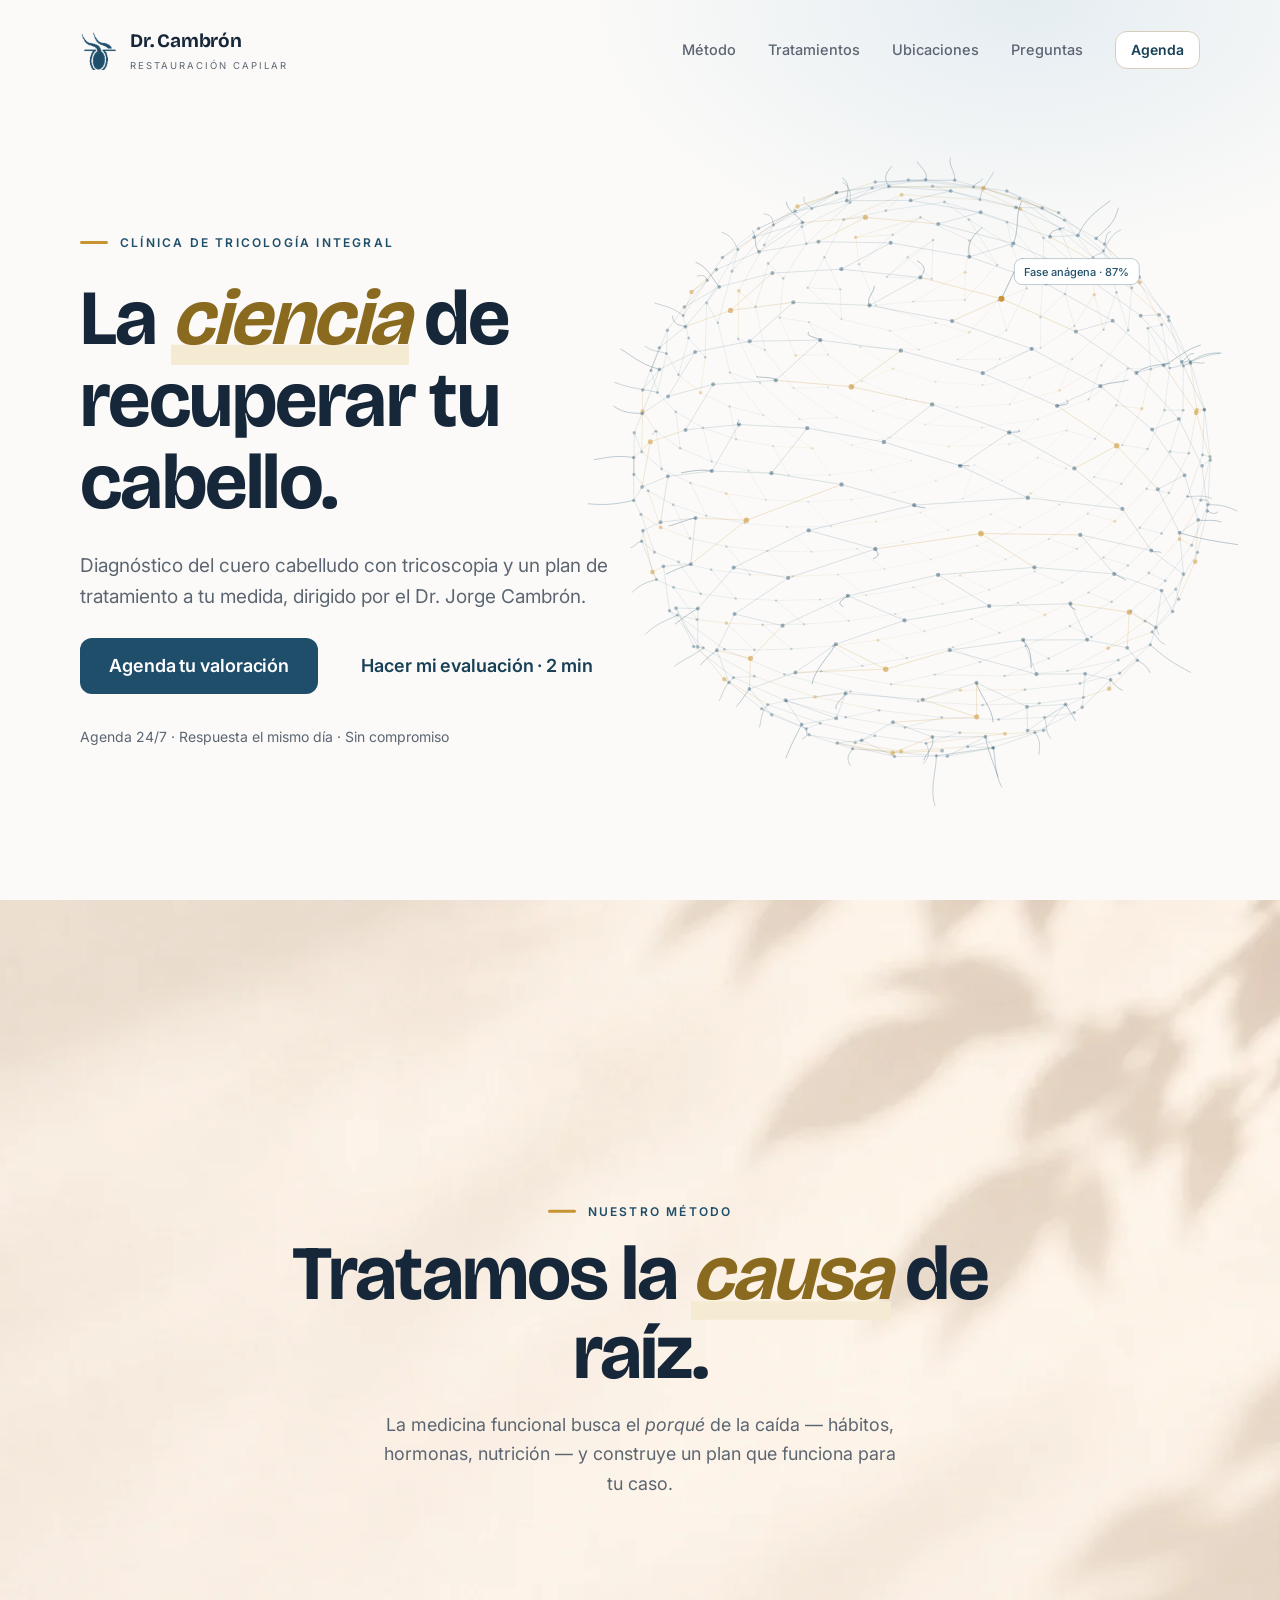
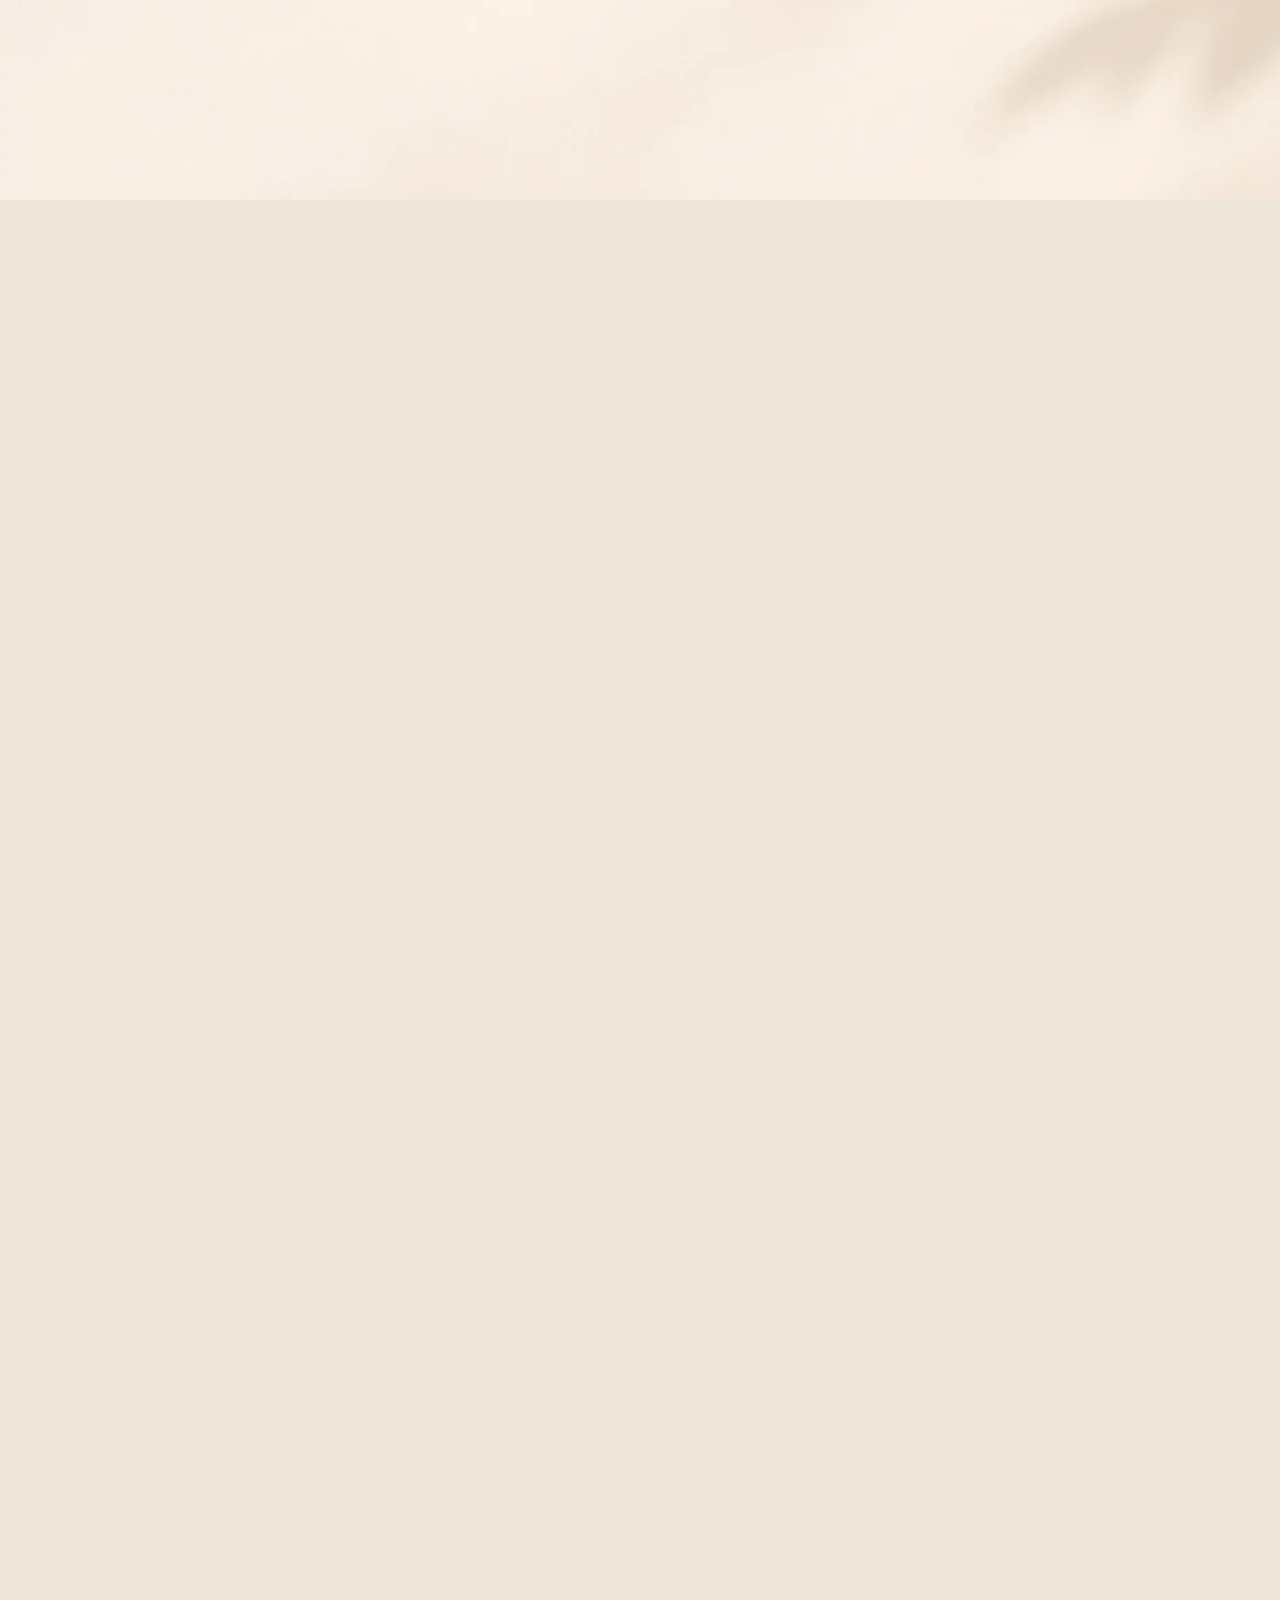
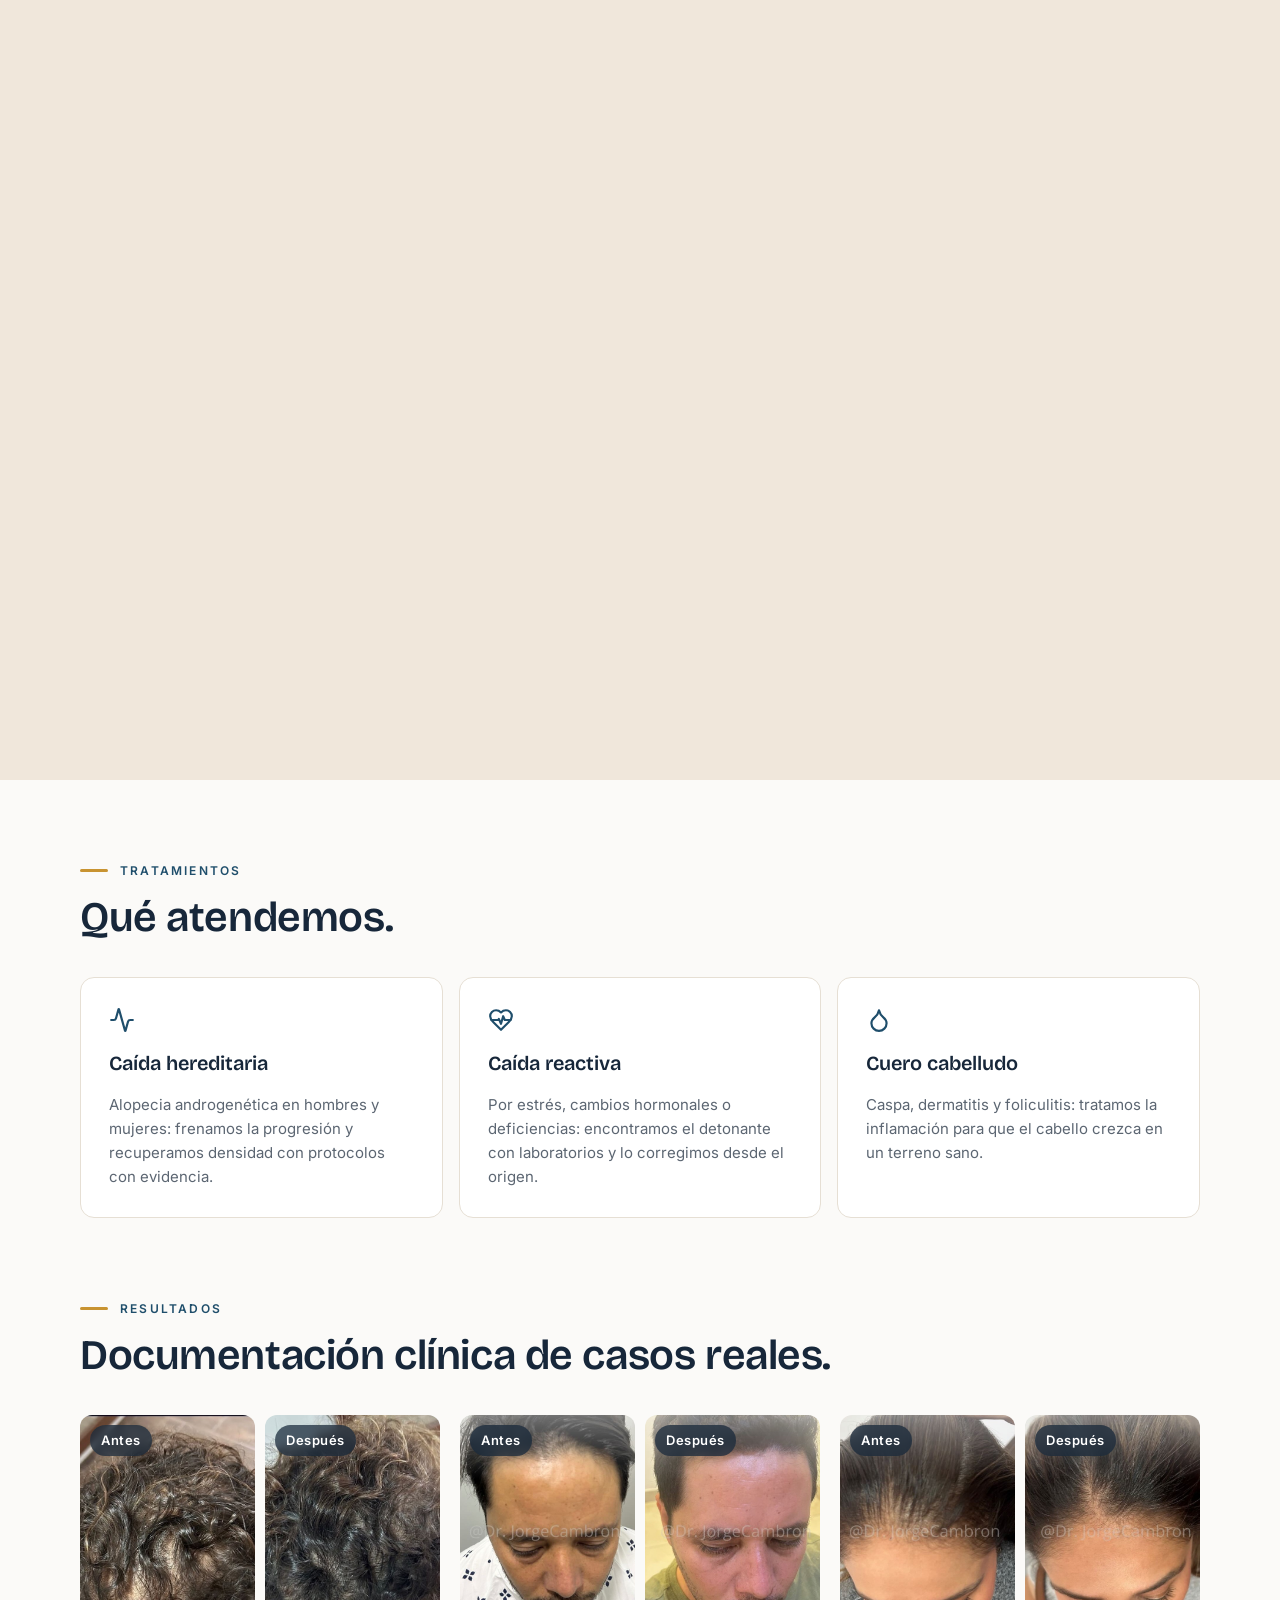
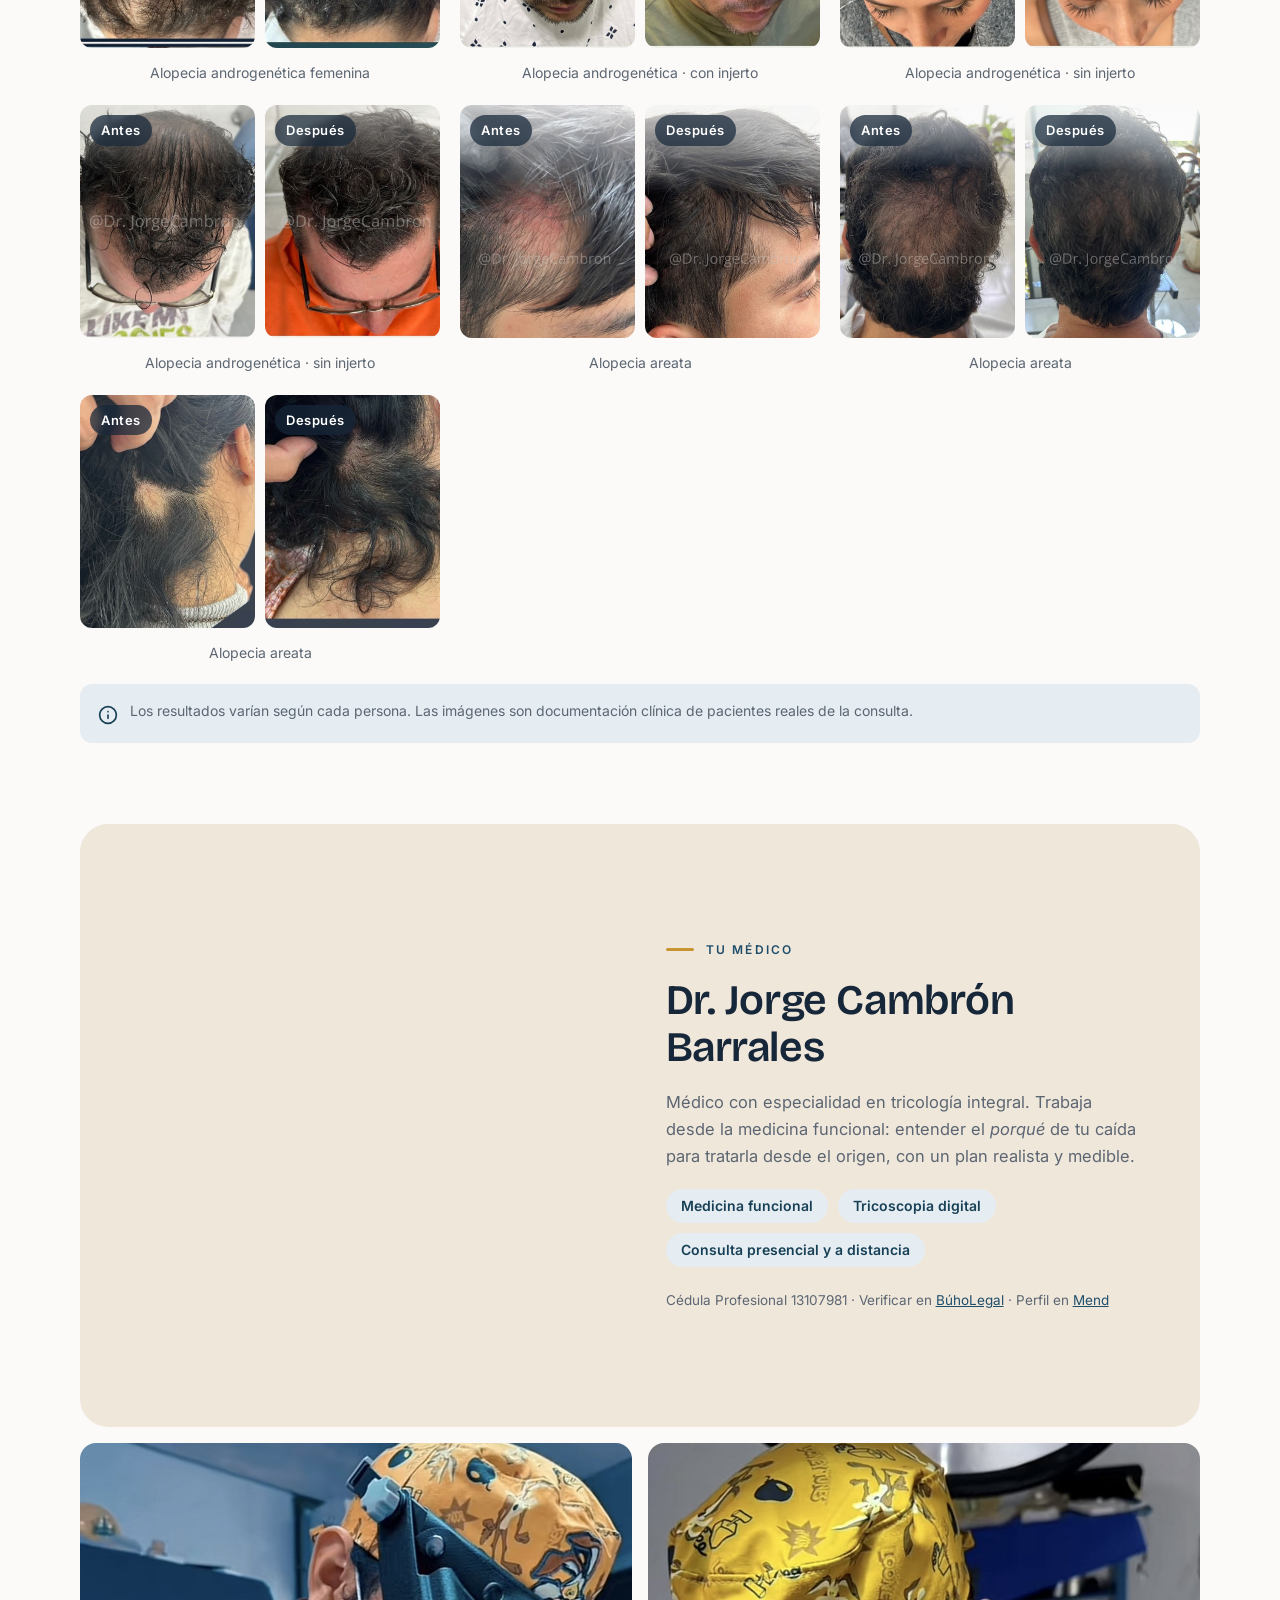
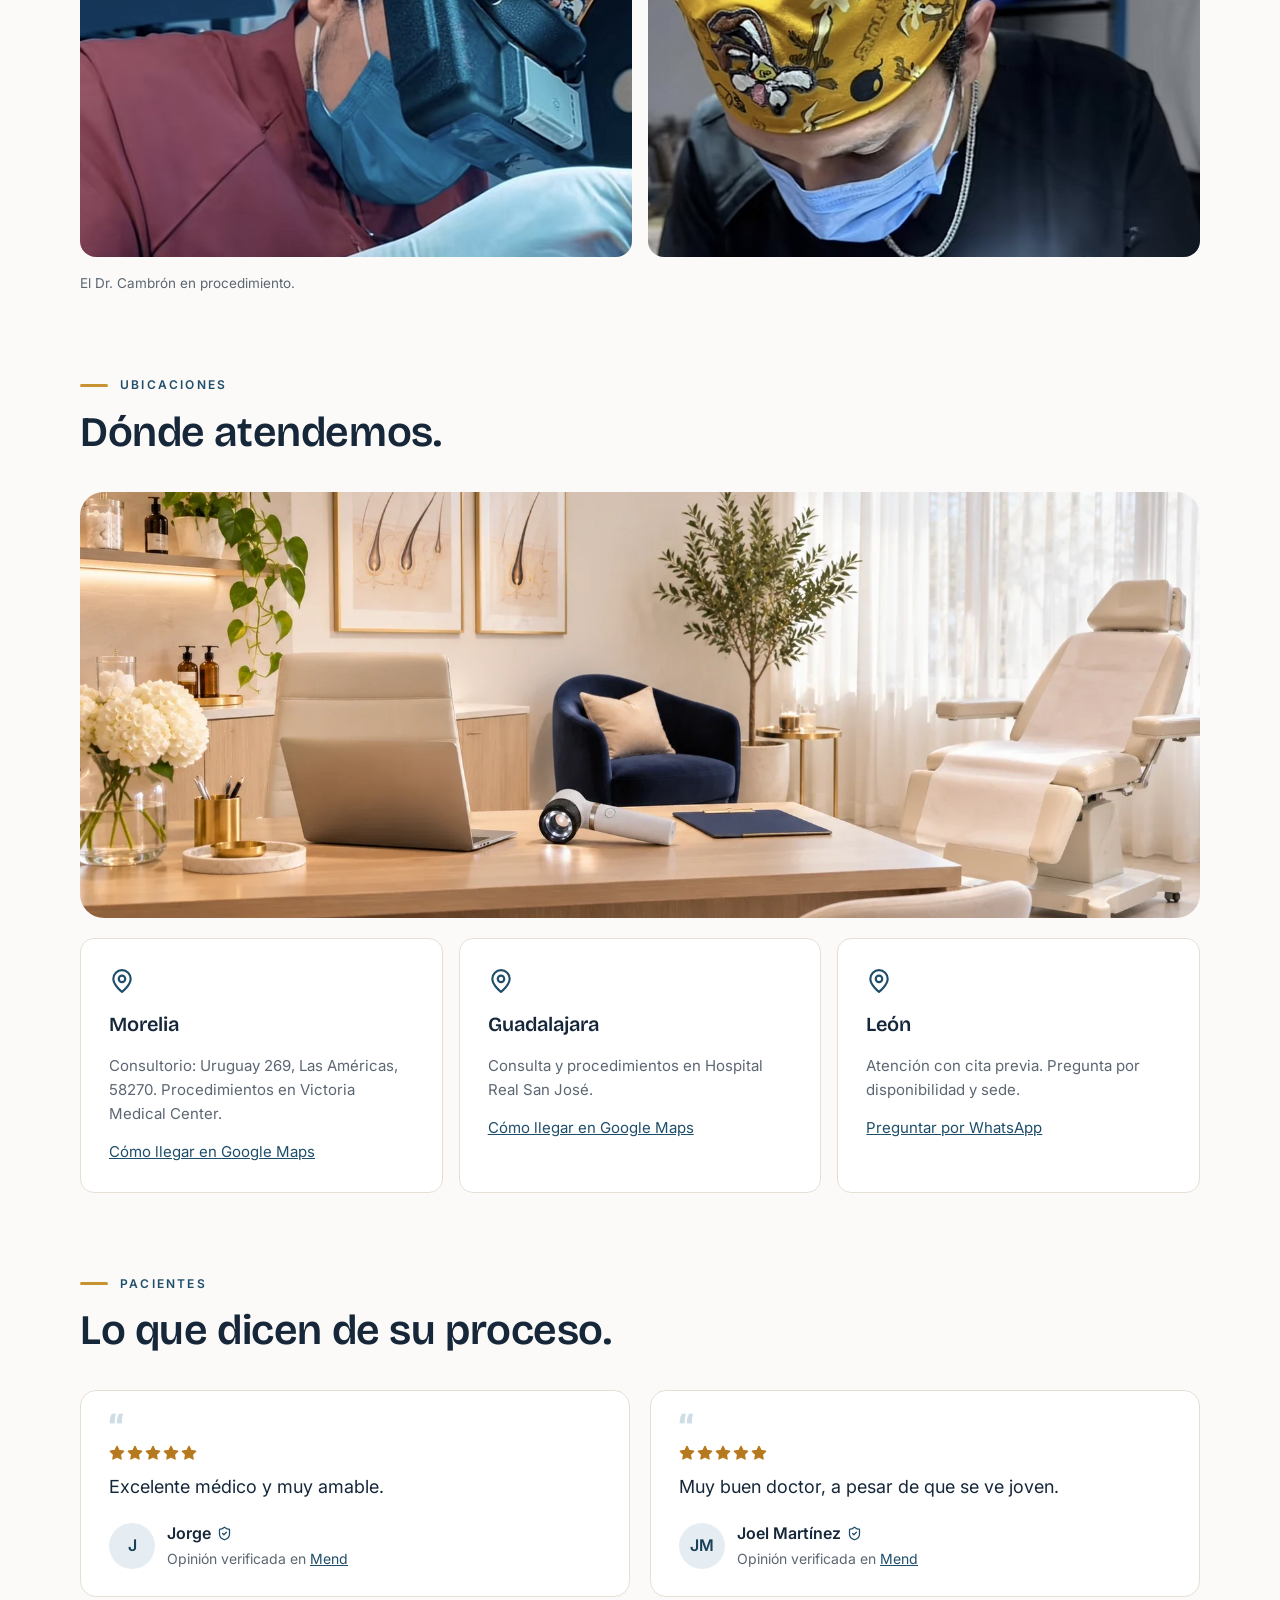
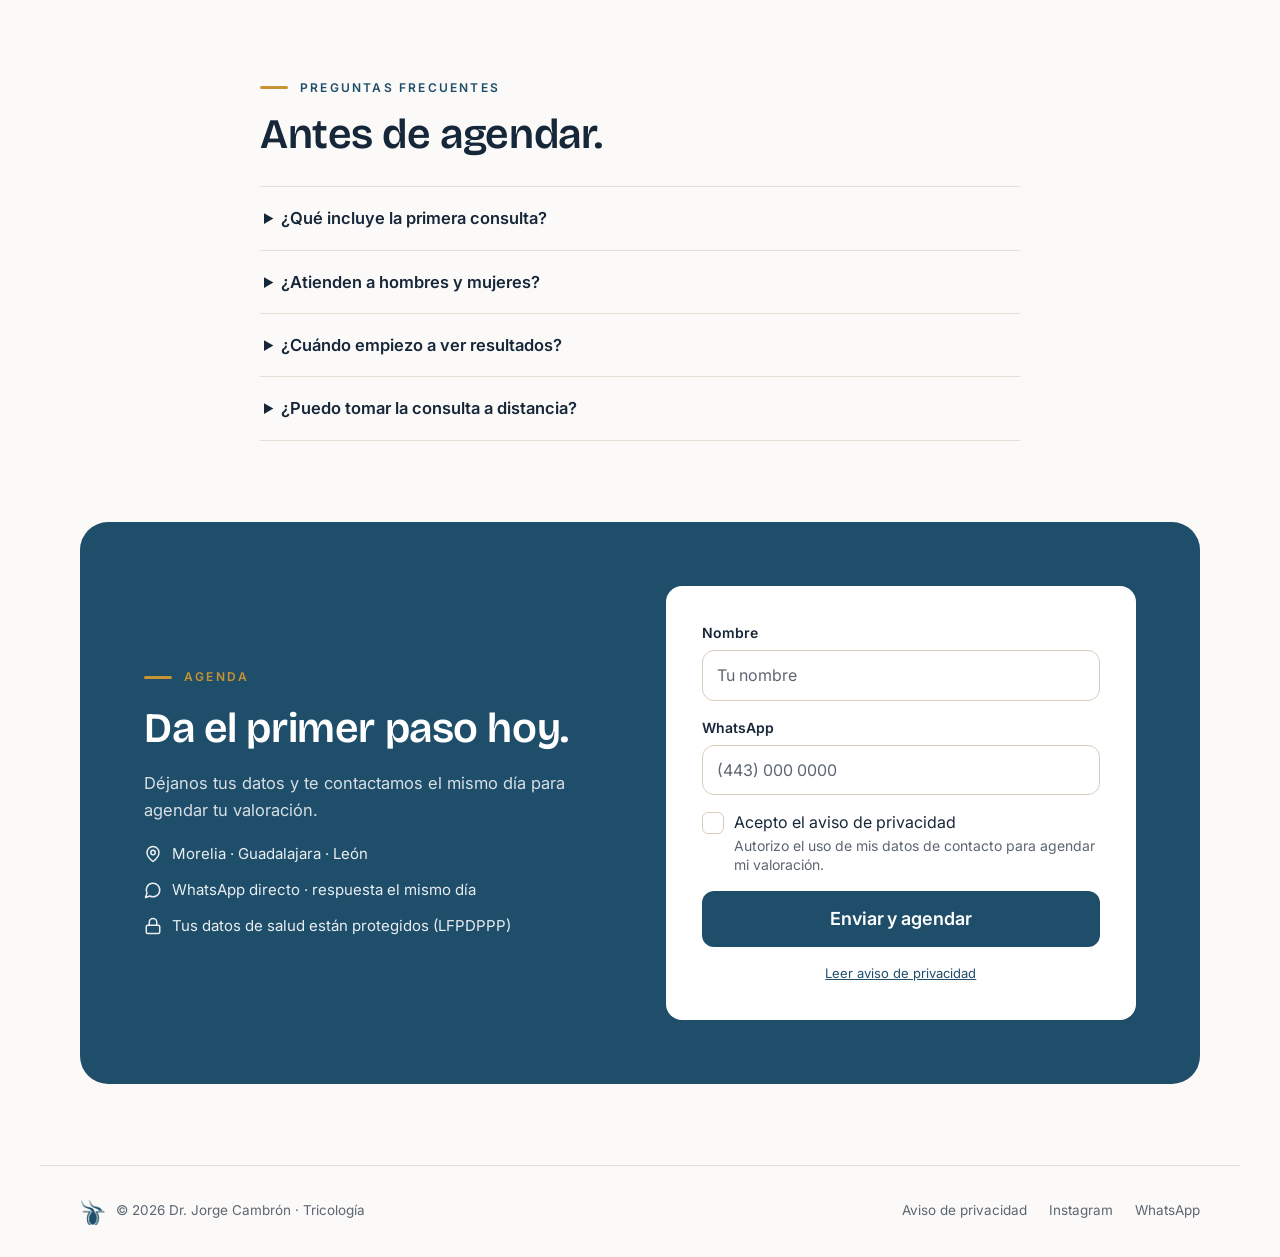
<file: index.html>
<!DOCTYPE html>
<html lang="es-MX">
  <head>
    <meta charset="UTF-8" />
    <meta name="viewport" content="width=device-width, initial-scale=1, viewport-fit=cover" />
    <meta
      name="description"
      content="Clínica de tricología y restauración capilar: diagnóstico del cuero cabelludo con tricoscopia y un plan de tratamiento a tu medida, dirigido por el Dr. Jorge Cambrón Barrales. Consultorios en Morelia, Guadalajara y León."
    />
    <title>Dr. Jorge Cambrón | Tricología y Restauración Capilar</title>
    <link rel="icon" href="favicon.ico?v=2" sizes="48x48" />
    <link rel="icon" type="image/png" sizes="32x32" href="assets/logo/favicon-32.png?v=2" />
    <link rel="icon" type="image/png" sizes="512x512" href="assets/logo/favicon.png?v=2" />
    <link rel="apple-touch-icon" sizes="180x180" href="assets/logo/apple-touch-icon.png?v=2" />
    <!-- BASE_URL: al mudar a dominio propio, buscar y reemplazar
         "https://paulettecb.github.io/drjorgecambr-n-tricolog-a" en
         index.html, sitemap.xml, robots.txt y llms.txt (ver README). -->
    <link rel="canonical" href="https://paulettecb.github.io/drjorgecambr-n-tricolog-a/" />
    <meta property="og:title" content="Dr. Jorge Cambrón | Tricología y Restauración Capilar" />
    <meta property="og:description" content="La ciencia de recuperar tu cabello. Diagnóstico con tricoscopia y plan de tratamiento a tu medida. Consultorios en Morelia, Guadalajara y León." />
    <meta property="og:type" content="website" />
    <meta property="og:url" content="https://paulettecb.github.io/drjorgecambr-n-tricolog-a/" />
    <meta property="og:image" content="https://paulettecb.github.io/drjorgecambr-n-tricolog-a/assets/og-image.jpg" />
    <meta property="og:locale" content="es_MX" />
    <meta name="twitter:card" content="summary_large_image" />
    <link rel="preconnect" href="https://fonts.googleapis.com" />
    <link rel="preconnect" href="https://fonts.gstatic.com" crossorigin />
    <link
      href="https://fonts.googleapis.com/css2?family=Bricolage+Grotesque:opsz,wght@12..96,400;12..96,500;12..96,600;12..96,700;12..96,800&family=Inter:wght@400;500;600&display=swap"
      rel="stylesheet"
    />
    <link rel="stylesheet" href="assets/css/tokens.css" />
    <link rel="stylesheet" href="assets/css/landing.css" />
    <link rel="stylesheet" href="assets/css/metodo.css" />
    <script src="assets/js/hero-canvas.js" defer></script>
    <script src="assets/js/landing.js" defer></script>
    <script src="assets/js/app-nav.js" defer></script>
    <script src="assets/js/metodo-scroll.js" defer></script>
    <script type="application/ld+json">
    {
      "@context": "https://schema.org",
      "@type": "Physician",
      "name": "Dr. Jorge Cambrón Barrales",
      "alternateName": "Dr. Cambrón · Restauración Capilar",
      "description": "Médico especialista en tricología integral: diagnóstico del cuero cabelludo con tricoscopia, tratamiento de alopecia androgenética, caída reactiva, alopecia areata e injerto capilar.",
      "url": "https://paulettecb.github.io/drjorgecambr-n-tricolog-a/",
      "image": "https://paulettecb.github.io/drjorgecambr-n-tricolog-a/assets/doctor/dr-jorge-cambron.jpg",
      "telephone": "+524431390988",
      "identifier": {
        "@type": "PropertyValue",
        "name": "Cédula Profesional",
        "value": "13107981"
      },
      "medicalSpecialty": "Dermatology",
      "knowsAbout": ["Tricología", "Alopecia androgenética", "Alopecia areata", "Injerto capilar FUE", "Tricoscopia digital", "Salud del cuero cabelludo"],
      "address": {
        "@type": "PostalAddress",
        "streetAddress": "Uruguay 269, Las Américas",
        "addressLocality": "Morelia",
        "addressRegion": "Michoacán",
        "postalCode": "58270",
        "addressCountry": "MX"
      },
      "areaServed": ["Morelia", "Guadalajara", "León"],
      "sameAs": [
        "https://www.instagram.com/dr.jorgecambron/",
        "https://www.mend.com.mx/doctores/dr-jorge-cambron-barrales",
        "https://buholegal.com/13107981/"
      ]
    }
    </script>
    <script type="application/ld+json">
    {
      "@context": "https://schema.org",
      "@type": "FAQPage",
      "mainEntity": [
        {
          "@type": "Question",
          "name": "¿Qué incluye la primera consulta?",
          "acceptedAnswer": { "@type": "Answer", "text": "Historia clínica completa, tricoscopia del cuero cabelludo y una explicación clara de tu diagnóstico con el plan sugerido. Sales sabiendo qué tienes y qué sigue." }
        },
        {
          "@type": "Question",
          "name": "¿Atienden a hombres y mujeres?",
          "acceptedAnswer": { "@type": "Answer", "text": "Sí. La caída tiene causas distintas en cada caso y el plan se construye a tu medida, seas hombre o mujer." }
        },
        {
          "@type": "Question",
          "name": "¿Cuándo empiezo a ver resultados?",
          "acceptedAnswer": { "@type": "Answer", "text": "El ciclo del cabello es lento: la mayoría de los planes se evalúa entre el mes 3 y el 6, con seguimiento fotográfico y de densidad para medir el avance real." }
        },
        {
          "@type": "Question",
          "name": "¿Puedo tomar la consulta a distancia?",
          "acceptedAnswer": { "@type": "Answer", "text": "Sí, hay valoración en línea para empezar tu proceso; algunos estudios y seguimientos se coordinan de forma presencial en consultorio." }
        }
      ]
    }
    </script>
  </head>
  <body>
    <!-- ===== Hero (canvas orbe folicular + header) ===== -->
    <div class="lp-hero-wrap">
      <canvas
        class="lp-hero-canvas"
        data-variant="orbe"
        data-strands="164"
        data-speed="0.4"
        data-interactive="true"
        aria-hidden="true"
      ></canvas>

      <header class="lp-header">
        <a class="lp-brand" href="#" aria-label="Dr. Cambrón — inicio">
          <img src="assets/logo/icon-foliculo.png" width="38" height="40" alt="" aria-hidden="true" />
          <span class="lp-brand-text">
            <span class="lp-brand-name">Dr. Cambrón</span>
            <span class="lp-brand-sub">RESTAURACIÓN CAPILAR</span>
          </span>
        </a>
        <nav class="lp-nav" aria-label="Navegación principal">
          <a class="lp-nav-link" href="#metodo">Método</a>
          <a class="lp-nav-link" href="#tratamientos">Tratamientos</a>
          <a class="lp-nav-link" href="#ubicaciones">Ubicaciones</a>
          <a class="lp-nav-link" href="#faq">Preguntas</a>
          <a class="tc-btn tc-btn--secondary tc-btn--sm" href="#agenda"><span>Agenda</span></a>
        </nav>
      </header>

      <section class="lp-hero" aria-labelledby="hero-title">
        <div class="lp-hero-inner">
          <div class="lp-eyebrow lp-fade">
            <span class="lp-eyebrow-dash"></span>
            <span class="lp-eyebrow-text">CLÍNICA DE TRICOLOGÍA INTEGRAL</span>
          </div>
          <h1 id="hero-title" class="lp-hero-title lp-fade lp-fade--1">
            La <span class="lp-hl">ciencia</span> de recuperar tu cabello.
          </h1>
          <p class="lp-hero-sub lp-fade lp-fade--2">
            Diagnóstico del cuero cabelludo con tricoscopia y un plan de tratamiento a tu medida, dirigido por el Dr. Jorge Cambrón.
          </p>
          <div class="lp-hero-actions lp-fade lp-fade--3">
            <a class="tc-btn tc-btn--primary tc-btn--lg" href="#agenda"><span>Agenda tu valoración</span></a>
            <a class="tc-btn tc-btn--ghost tc-btn--lg" href="#agenda"><span>Hacer mi evaluación · 2 min</span></a>
          </div>
          <p class="lp-hero-note lp-fade lp-fade--4">Agenda 24/7 · Respuesta el mismo día · Sin compromiso</p>
        </div>
      </section>
    </div>

    <main>
      <!-- ===== Método (escena con scroll) ===== -->
      <section id="metodo" class="lp-raiz" aria-labelledby="metodo-title" data-raiz>
        <div class="lp-raiz__stage">
          <picture class="lp-raiz__bg" aria-hidden="true">
            <source media="(max-width: 760px)" srcset="assets/metodo/fondo-crema-vertical.webp" />
            <img src="assets/metodo/fondo-crema.webp" alt="" width="1672" height="941" />
          </picture>

          <div class="lp-raiz__intro">
            <div class="lp-kicker">
              <span class="lp-eyebrow-dash"></span>
              <span class="lp-eyebrow-text">NUESTRO MÉTODO</span>
            </div>
            <h2 id="metodo-title" class="lp-raiz__title">Tratamos la <span class="lp-hl">causa</span> de raíz.</h2>
            <p class="lp-raiz__lead">La medicina funcional busca el <em>porqué</em> de la caída — hábitos, hormonas, nutrición — y construye un plan que funciona para tu caso.</p>
          </div>

          <div class="lp-raiz__visual" aria-hidden="true">
            <div class="lp-raiz__v lp-raiz__v--1"><img src="assets/metodo/cabello-raiz.webp" alt="" width="1205" height="941" /></div>
            <div class="lp-raiz__v lp-raiz__v--2"><div class="lp-raiz__duo"><img class="lp-raiz__device" src="assets/metodo/tricoscopio.webp" alt="" width="1199" height="1312" /><div class="lp-raiz__scope"><img src="assets/metodo/tricoscopia.webp" alt="" width="1448" height="1086" /></div></div></div>
            <div class="lp-raiz__v lp-raiz__v--3"><img src="assets/metodo/laboratorio.webp" alt="" width="1536" height="1024" /></div>
            <div class="lp-raiz__v lp-raiz__v--4">
              <div class="lp-raiz__ba">
                <img src="assets/antes-y-despues/alopecia-androgenetica-femenina-before.jpg" alt="" />
                <img class="lp-raiz__after" src="assets/antes-y-despues/alopecia-androgenetica-femenina-after.jpg" alt="" />
                <span class="lp-raiz__ba-line"></span>
                <span class="tc-ba__tag lp-raiz__tag-a">Antes</span>
                <span class="tc-ba__tag lp-raiz__tag-b">Después</span>
              </div>
            </div>
          </div>

          <ol class="lp-raiz__steps">
            <li class="lp-raiz__step" data-step="1">
              <span class="lp-card-num">01</span>
              <h3>Evaluación integral</h3>
              <p>Historia clínica, hábitos y estilo de vida para entender tu caso completo, desde la raíz.</p>
            </li>
            <li class="lp-raiz__step" data-step="2">
              <span class="lp-card-num">02</span>
              <h3>Tricoscopia digital</h3>
              <p>Vemos tu cuero cabelludo de cerca: cada folículo, su grosor y su densidad.</p>
            </li>
            <li class="lp-raiz__step" data-step="3">
              <span class="lp-card-num">03</span>
              <h3>Laboratorios y plan</h3>
              <p>Revisamos los marcadores que afectan tu cabello y armamos un protocolo a tu medida.</p>
            </li>
            <li class="lp-raiz__step" data-step="4">
              <span class="lp-card-num">04</span>
              <h3>Seguimiento medible</h3>
              <p>Medimos tu avance con fotos y densidad, en fechas acordadas contigo.</p>
            </li>
          </ol>

          <div class="lp-raiz__dots" aria-hidden="true"><span></span><span></span><span></span><span></span></div>
        </div>
      </section>

      <!-- ===== Tratamientos ===== -->
      <section id="tratamientos" class="lp-section lp-section--tratamientos" aria-labelledby="tratamientos-title">
        <div class="lp-kicker">
          <span class="lp-eyebrow-dash"></span>
          <span class="lp-eyebrow-text">TRATAMIENTOS</span>
        </div>
        <h2 id="tratamientos-title" class="lp-h2">Qué atendemos.</h2>
        <div class="lp-treatments">
          <article class="lp-card lp-card--treatment">
            <span class="lp-card-ic">
              <svg xmlns="http://www.w3.org/2000/svg" width="26" height="26" viewBox="0 0 24 24" fill="none" stroke="currentColor" stroke-width="2" stroke-linecap="round" stroke-linejoin="round" class="lp-icon" aria-hidden="true" focusable="false"><path d="M22 12h-2.48a2 2 0 0 0-1.93 1.46l-2.35 8.36a.25.25 0 0 1-.48 0L9.24 2.18a.25.25 0 0 0-.48 0l-2.35 8.36A2 2 0 0 1 4.49 12H2"/></svg>
            </span>
            <h3>Caída hereditaria</h3>
            <p>Alopecia androgenética en hombres y mujeres: frenamos la progresión y recuperamos densidad con protocolos con evidencia.</p>
          </article>
          <article class="lp-card lp-card--treatment">
            <span class="lp-card-ic">
              <svg xmlns="http://www.w3.org/2000/svg" width="26" height="26" viewBox="0 0 24 24" fill="none" stroke="currentColor" stroke-width="2" stroke-linecap="round" stroke-linejoin="round" class="lp-icon" aria-hidden="true" focusable="false"><path d="M19 14c1.49-1.46 3-3.21 3-5.5A5.5 5.5 0 0 0 16.5 3c-1.76 0-3 .5-4.5 2-1.5-1.5-2.74-2-4.5-2A5.5 5.5 0 0 0 2 8.5c0 2.3 1.5 4.05 3 5.5l7 7Z"/><path d="M3.22 12H9.5l.5-1 2 4.5 2-7 1.5 3.5h5.27"/></svg>
            </span>
            <h3>Caída reactiva</h3>
            <p>Por estrés, cambios hormonales o deficiencias: encontramos el detonante con laboratorios y lo corregimos desde el origen.</p>
          </article>
          <article class="lp-card lp-card--treatment">
            <span class="lp-card-ic">
              <svg xmlns="http://www.w3.org/2000/svg" width="26" height="26" viewBox="0 0 24 24" fill="none" stroke="currentColor" stroke-width="2" stroke-linecap="round" stroke-linejoin="round" class="lp-icon" aria-hidden="true" focusable="false"><path d="M12 22a7 7 0 0 0 7-7c0-2-1-3.9-3-5.5s-3.5-4-4-6.5c-.5 2.5-2 4.9-4 6.5C6 11.1 5 13 5 15a7 7 0 0 0 7 7z"/></svg>
            </span>
            <h3>Cuero cabelludo</h3>
            <p>Caspa, dermatitis y foliculitis: tratamos la inflamación para que el cabello crezca en un terreno sano.</p>
          </article>
        </div>
      </section>

      <!-- ===== Resultados ===== -->
      <section id="resultados" class="lp-section" aria-labelledby="resultados-title">
        <div class="lp-kicker">
          <span class="lp-eyebrow-dash"></span>
          <span class="lp-eyebrow-text">RESULTADOS</span>
        </div>
        <h2 id="resultados-title" class="lp-h2">Documentación clínica de casos reales.</h2>
        <div class="lp-ba-grid">
          <div class="tc-ba">
            <div class="tc-ba__pair">
              <div class="tc-ba__cell"><img class="tc-ba__img" src="assets/antes-y-despues/alopecia-androgenetica-femenina-before.jpg" alt="Cuero cabelludo antes del tratamiento — alopecia androgenética femenina" loading="lazy" /><span class="tc-ba__tag">Antes</span></div>
              <div class="tc-ba__cell"><img class="tc-ba__img" src="assets/antes-y-despues/alopecia-androgenetica-femenina-after.jpg" alt="Cuero cabelludo después del tratamiento — alopecia androgenética femenina" loading="lazy" /><span class="tc-ba__tag">Después</span></div>
            </div>
            <div class="tc-ba__cap"><span>Alopecia androgenética femenina</span></div>
          </div>
          <div class="tc-ba">
            <div class="tc-ba__pair">
              <div class="tc-ba__cell"><img class="tc-ba__img" src="assets/antes-y-despues/alopecia-androgenetica-con-injerto-before.jpg" alt="Antes del injerto capilar — alopecia androgenética" loading="lazy" /><span class="tc-ba__tag">Antes</span></div>
              <div class="tc-ba__cell"><img class="tc-ba__img" src="assets/antes-y-despues/alopecia-androgenetica-con-injerto-after.jpg" alt="Después del injerto capilar — alopecia androgenética" loading="lazy" /><span class="tc-ba__tag">Después</span></div>
            </div>
            <div class="tc-ba__cap"><span>Alopecia androgenética · con injerto</span></div>
          </div>
          <div class="tc-ba">
            <div class="tc-ba__pair">
              <div class="tc-ba__cell"><img class="tc-ba__img" src="assets/antes-y-despues/alopecia-androgenetica-sin-injerto-1-before.jpg" alt="Antes del tratamiento sin injerto — alopecia androgenética" loading="lazy" /><span class="tc-ba__tag">Antes</span></div>
              <div class="tc-ba__cell"><img class="tc-ba__img" src="assets/antes-y-despues/alopecia-androgenetica-sin-injerto-1-after.jpg" alt="Después del tratamiento sin injerto — alopecia androgenética" loading="lazy" /><span class="tc-ba__tag">Después</span></div>
            </div>
            <div class="tc-ba__cap"><span>Alopecia androgenética · sin injerto</span></div>
          </div>
          <div class="tc-ba">
            <div class="tc-ba__pair">
              <div class="tc-ba__cell"><img class="tc-ba__img" src="assets/antes-y-despues/alopecia-androgenetica-sin-injerto-2-before.jpg" alt="Antes del tratamiento sin injerto — alopecia androgenética" loading="lazy" /><span class="tc-ba__tag">Antes</span></div>
              <div class="tc-ba__cell"><img class="tc-ba__img" src="assets/antes-y-despues/alopecia-androgenetica-sin-injerto-2-after.jpg" alt="Después del tratamiento sin injerto — alopecia androgenética" loading="lazy" /><span class="tc-ba__tag">Después</span></div>
            </div>
            <div class="tc-ba__cap"><span>Alopecia androgenética · sin injerto</span></div>
          </div>
          <div class="tc-ba">
            <div class="tc-ba__pair">
              <div class="tc-ba__cell"><img class="tc-ba__img" src="assets/antes-y-despues/alopecia-areata-1-before.jpg" alt="Cuero cabelludo antes del tratamiento — alopecia areata" loading="lazy" /><span class="tc-ba__tag">Antes</span></div>
              <div class="tc-ba__cell"><img class="tc-ba__img" src="assets/antes-y-despues/alopecia-areata-1-after.jpg" alt="Cuero cabelludo después del tratamiento — alopecia areata" loading="lazy" /><span class="tc-ba__tag">Después</span></div>
            </div>
            <div class="tc-ba__cap"><span>Alopecia areata</span></div>
          </div>
          <div class="tc-ba">
            <div class="tc-ba__pair">
              <div class="tc-ba__cell"><img class="tc-ba__img" src="assets/antes-y-despues/alopecia-areata-2-before.jpg" alt="Cuero cabelludo antes del tratamiento — alopecia areata" loading="lazy" /><span class="tc-ba__tag">Antes</span></div>
              <div class="tc-ba__cell"><img class="tc-ba__img" src="assets/antes-y-despues/alopecia-areata-2-after.jpg" alt="Cuero cabelludo después del tratamiento — alopecia areata" loading="lazy" /><span class="tc-ba__tag">Después</span></div>
            </div>
            <div class="tc-ba__cap"><span>Alopecia areata</span></div>
          </div>
          <div class="tc-ba">
            <div class="tc-ba__pair">
              <div class="tc-ba__cell"><img class="tc-ba__img" src="assets/antes-y-despues/alopecia-areata-cicatriz-before.jpg" alt="Cuero cabelludo antes del tratamiento — alopecia areata" loading="lazy" /><span class="tc-ba__tag">Antes</span></div>
              <div class="tc-ba__cell"><img class="tc-ba__img" src="assets/antes-y-despues/alopecia-areata-cicatriz-after.jpg" alt="Cuero cabelludo después del tratamiento — alopecia areata" loading="lazy" /><span class="tc-ba__tag">Después</span></div>
            </div>
            <div class="tc-ba__cap"><span>Alopecia areata</span></div>
          </div>
        </div>
        <div class="tc-callout tc-callout--info" role="note">
          <span class="tc-callout__ic" aria-hidden="true">
            <svg xmlns="http://www.w3.org/2000/svg" width="20" height="20" viewBox="0 0 24 24" fill="none" stroke="currentColor" stroke-width="2" stroke-linecap="round" stroke-linejoin="round" class="lp-icon" aria-hidden="true" focusable="false"><circle cx="12" cy="12" r="10"/><path d="M12 16v-4"/><path d="M12 8h.01"/></svg>
          </span>
          <div class="tc-callout__body">
            <div class="tc-callout__text">Los resultados varían según cada persona. Las imágenes son documentación clínica de pacientes reales de la consulta.</div>
          </div>
        </div>
      </section>

      <!-- ===== Doctor ===== -->
      <section id="doctor" class="lp-section" aria-labelledby="doctor-title">
        <div class="lp-panel lp-doctor-grid">
          <div class="lp-doctor-photo-col">
            <div class="lp-doctor-photo">
              <img src="assets/doctor/dr-jorge-cambron.jpg" alt="Dr. Jorge Cambrón Barrales, especialista en tricología integral" loading="lazy" decoding="async" />
            </div>
          </div>
          <div class="lp-doctor-copy">
            <div class="lp-kicker">
              <span class="lp-eyebrow-dash"></span>
              <span class="lp-eyebrow-text">TU MÉDICO</span>
            </div>
            <h2 id="doctor-title" class="lp-h2">Dr. Jorge Cambrón Barrales</h2>
            <p>
              Médico con especialidad en tricología integral. Trabaja desde la medicina funcional: entender el <em>porqué</em> de tu caída para tratarla desde el origen, con un plan realista y medible.
            </p>
            <div class="lp-chip-row">
              <span class="tc-chip">Medicina funcional</span>
              <span class="tc-chip">Tricoscopia digital</span>
              <span class="tc-chip">Consulta presencial y a distancia</span>
            </div>
            <p class="lp-doctor-verify">
              Cédula Profesional 13107981 · Verificar en
              <a href="https://buholegal.com/13107981/" target="_blank" rel="noopener noreferrer">BúhoLegal</a> ·
              Perfil en <a href="https://www.mend.com.mx/doctores/dr-jorge-cambron-barrales" target="_blank" rel="noopener noreferrer">Mend</a>
            </p>
          </div>
        </div>
        <div class="lp-doctor-gallery">
          <figure><img src="assets/doctor/dr-procedimiento-1.jpg" width="1000" height="943" alt="Dr. Jorge Cambrón durante un procedimiento con lupas de magnificación" loading="lazy" decoding="async" /></figure>
          <figure><img src="assets/doctor/dr-procedimiento-2.jpg" width="999" height="1100" alt="Dr. Jorge Cambrón trabajando en un injerto capilar" loading="lazy" decoding="async" /></figure>
          <p class="lp-doctor-gallery__cap">El Dr. Cambrón en procedimiento.</p>
        </div>
      </section>

      <!-- ===== Ubicaciones ===== -->
      <section id="ubicaciones" class="lp-section" aria-labelledby="ubicaciones-title">
        <div class="lp-kicker">
          <span class="lp-eyebrow-dash"></span>
          <span class="lp-eyebrow-text">UBICACIONES</span>
        </div>
        <h2 id="ubicaciones-title" class="lp-h2">Dónde atendemos.</h2>
        <!-- PLACEHOLDER: imagen ilustrativa del consultorio; reemplazar por foto real -->
        <figure class="lp-consultorio"><img src="assets/doctor/consultorio-placeholder.webp" width="1672" height="941" alt="Consultorio de tricología (imagen ilustrativa)" loading="lazy" decoding="async" /></figure>
        <div class="lp-treatments">
          <article class="lp-card lp-card--treatment">
            <span class="lp-card-ic">
              <svg xmlns="http://www.w3.org/2000/svg" width="26" height="26" viewBox="0 0 24 24" fill="none" stroke="currentColor" stroke-width="2" stroke-linecap="round" stroke-linejoin="round" class="lp-icon" aria-hidden="true" focusable="false"><path d="M20 10c0 6-8 12-8 12s-8-6-8-12a8 8 0 0 1 16 0Z"/><circle cx="12" cy="10" r="3"/></svg>
            </span>
            <h3>Morelia</h3>
            <p>Consultorio: Uruguay 269, Las Américas, 58270. Procedimientos en Victoria Medical Center.</p>
            <p><a href="https://www.google.com/maps/search/?api=1&query=Tricologo+Dr.+Jorge+Cambron+Uruguay+269+Las+Americas+Morelia" target="_blank" rel="noopener noreferrer">Cómo llegar en Google Maps</a></p>
          </article>
          <article class="lp-card lp-card--treatment">
            <span class="lp-card-ic">
              <svg xmlns="http://www.w3.org/2000/svg" width="26" height="26" viewBox="0 0 24 24" fill="none" stroke="currentColor" stroke-width="2" stroke-linecap="round" stroke-linejoin="round" class="lp-icon" aria-hidden="true" focusable="false"><path d="M20 10c0 6-8 12-8 12s-8-6-8-12a8 8 0 0 1 16 0Z"/><circle cx="12" cy="10" r="3"/></svg>
            </span>
            <h3>Guadalajara</h3>
            <p>Consulta y procedimientos en Hospital Real San José.</p>
            <p><a href="https://www.google.com/maps/search/?api=1&query=Hospital+Real+San+Jose+Guadalajara" target="_blank" rel="noopener noreferrer">Cómo llegar en Google Maps</a></p>
          </article>
          <article class="lp-card lp-card--treatment">
            <span class="lp-card-ic">
              <svg xmlns="http://www.w3.org/2000/svg" width="26" height="26" viewBox="0 0 24 24" fill="none" stroke="currentColor" stroke-width="2" stroke-linecap="round" stroke-linejoin="round" class="lp-icon" aria-hidden="true" focusable="false"><path d="M20 10c0 6-8 12-8 12s-8-6-8-12a8 8 0 0 1 16 0Z"/><circle cx="12" cy="10" r="3"/></svg>
            </span>
            <h3>León</h3>
            <p>Atención con cita previa. Pregunta por disponibilidad y sede.</p>
            <p><a href="#" data-wa-message="Hola Dr. Cambrón, quiero información sobre consultas en León." target="_blank" rel="noopener noreferrer">Preguntar por WhatsApp</a></p>
          </article>
        </div>
      </section>

      <!-- ===== Testimonios ===== -->
      <section id="testimonios" class="lp-section" aria-labelledby="testimonios-title">
        <div class="lp-kicker">
          <span class="lp-eyebrow-dash"></span>
          <span class="lp-eyebrow-text">PACIENTES</span>
        </div>
        <h2 id="testimonios-title" class="lp-h2">Lo que dicen de su proceso.</h2>
        <div class="lp-quotes">
          <figure class="tc-quote">
            <div class="tc-quote__mark" aria-hidden="true">&ldquo;</div>
            <div class="tc-quote__stars" role="img" aria-label="5 de 5 estrellas">
              <svg xmlns="http://www.w3.org/2000/svg" width="16" height="16" viewBox="0 0 24 24" fill="var(--warning)" stroke="var(--warning)" stroke-width="2" stroke-linecap="round" stroke-linejoin="round" class="lp-icon" aria-hidden="true" focusable="false"><polygon points="12 2 15.09 8.26 22 9.27 17 14.14 18.18 21.02 12 17.77 5.82 21.02 7 14.14 2 9.27 8.91 8.26 12 2"/></svg>
              <svg xmlns="http://www.w3.org/2000/svg" width="16" height="16" viewBox="0 0 24 24" fill="var(--warning)" stroke="var(--warning)" stroke-width="2" stroke-linecap="round" stroke-linejoin="round" class="lp-icon" aria-hidden="true" focusable="false"><polygon points="12 2 15.09 8.26 22 9.27 17 14.14 18.18 21.02 12 17.77 5.82 21.02 7 14.14 2 9.27 8.91 8.26 12 2"/></svg>
              <svg xmlns="http://www.w3.org/2000/svg" width="16" height="16" viewBox="0 0 24 24" fill="var(--warning)" stroke="var(--warning)" stroke-width="2" stroke-linecap="round" stroke-linejoin="round" class="lp-icon" aria-hidden="true" focusable="false"><polygon points="12 2 15.09 8.26 22 9.27 17 14.14 18.18 21.02 12 17.77 5.82 21.02 7 14.14 2 9.27 8.91 8.26 12 2"/></svg>
              <svg xmlns="http://www.w3.org/2000/svg" width="16" height="16" viewBox="0 0 24 24" fill="var(--warning)" stroke="var(--warning)" stroke-width="2" stroke-linecap="round" stroke-linejoin="round" class="lp-icon" aria-hidden="true" focusable="false"><polygon points="12 2 15.09 8.26 22 9.27 17 14.14 18.18 21.02 12 17.77 5.82 21.02 7 14.14 2 9.27 8.91 8.26 12 2"/></svg>
              <svg xmlns="http://www.w3.org/2000/svg" width="16" height="16" viewBox="0 0 24 24" fill="var(--warning)" stroke="var(--warning)" stroke-width="2" stroke-linecap="round" stroke-linejoin="round" class="lp-icon" aria-hidden="true" focusable="false"><polygon points="12 2 15.09 8.26 22 9.27 17 14.14 18.18 21.02 12 17.77 5.82 21.02 7 14.14 2 9.27 8.91 8.26 12 2"/></svg>
            </div>
            <blockquote class="tc-quote__text">Excelente médico y muy amable.</blockquote>
            <figcaption class="tc-quote__foot">
              <span class="tc-quote__avatar" aria-hidden="true">J</span>
              <span class="tc-quote__who">
                <span class="tc-quote__name">
                  Jorge
                  <span class="tc-quote__verified" title="Paciente verificado" role="img" aria-label="Paciente verificado">
                    <svg xmlns="http://www.w3.org/2000/svg" width="15" height="15" viewBox="0 0 24 24" fill="none" stroke="currentColor" stroke-width="2" stroke-linecap="round" stroke-linejoin="round" class="lp-icon" aria-hidden="true" focusable="false"><path d="M20 13c0 5-3.5 7.5-7.66 8.95a1 1 0 0 1-.67-.01C7.5 20.5 4 18 4 13V6a1 1 0 0 1 1-1c2 0 4.5-1.2 6.24-2.72a1.17 1.17 0 0 1 1.52 0C14.51 3.81 17 5 19 5a1 1 0 0 1 1 1z"/><path d="m9 12 2 2 4-4"/></svg>
                  </span>
                </span>
                <span class="tc-quote__detail">Opinión verificada en <a href="https://www.mend.com.mx/doctores/dr-jorge-cambron-barrales" target="_blank" rel="noopener noreferrer">Mend</a></span>
              </span>
            </figcaption>
          </figure>
          <figure class="tc-quote">
            <div class="tc-quote__mark" aria-hidden="true">&ldquo;</div>
            <div class="tc-quote__stars" role="img" aria-label="5 de 5 estrellas">
              <svg xmlns="http://www.w3.org/2000/svg" width="16" height="16" viewBox="0 0 24 24" fill="var(--warning)" stroke="var(--warning)" stroke-width="2" stroke-linecap="round" stroke-linejoin="round" class="lp-icon" aria-hidden="true" focusable="false"><polygon points="12 2 15.09 8.26 22 9.27 17 14.14 18.18 21.02 12 17.77 5.82 21.02 7 14.14 2 9.27 8.91 8.26 12 2"/></svg>
              <svg xmlns="http://www.w3.org/2000/svg" width="16" height="16" viewBox="0 0 24 24" fill="var(--warning)" stroke="var(--warning)" stroke-width="2" stroke-linecap="round" stroke-linejoin="round" class="lp-icon" aria-hidden="true" focusable="false"><polygon points="12 2 15.09 8.26 22 9.27 17 14.14 18.18 21.02 12 17.77 5.82 21.02 7 14.14 2 9.27 8.91 8.26 12 2"/></svg>
              <svg xmlns="http://www.w3.org/2000/svg" width="16" height="16" viewBox="0 0 24 24" fill="var(--warning)" stroke="var(--warning)" stroke-width="2" stroke-linecap="round" stroke-linejoin="round" class="lp-icon" aria-hidden="true" focusable="false"><polygon points="12 2 15.09 8.26 22 9.27 17 14.14 18.18 21.02 12 17.77 5.82 21.02 7 14.14 2 9.27 8.91 8.26 12 2"/></svg>
              <svg xmlns="http://www.w3.org/2000/svg" width="16" height="16" viewBox="0 0 24 24" fill="var(--warning)" stroke="var(--warning)" stroke-width="2" stroke-linecap="round" stroke-linejoin="round" class="lp-icon" aria-hidden="true" focusable="false"><polygon points="12 2 15.09 8.26 22 9.27 17 14.14 18.18 21.02 12 17.77 5.82 21.02 7 14.14 2 9.27 8.91 8.26 12 2"/></svg>
              <svg xmlns="http://www.w3.org/2000/svg" width="16" height="16" viewBox="0 0 24 24" fill="var(--warning)" stroke="var(--warning)" stroke-width="2" stroke-linecap="round" stroke-linejoin="round" class="lp-icon" aria-hidden="true" focusable="false"><polygon points="12 2 15.09 8.26 22 9.27 17 14.14 18.18 21.02 12 17.77 5.82 21.02 7 14.14 2 9.27 8.91 8.26 12 2"/></svg>
            </div>
            <blockquote class="tc-quote__text">Muy buen doctor, a pesar de que se ve joven.</blockquote>
            <figcaption class="tc-quote__foot">
              <span class="tc-quote__avatar" aria-hidden="true">JM</span>
              <span class="tc-quote__who">
                <span class="tc-quote__name">
                  Joel Martínez
                  <span class="tc-quote__verified" title="Paciente verificado" role="img" aria-label="Paciente verificado">
                    <svg xmlns="http://www.w3.org/2000/svg" width="15" height="15" viewBox="0 0 24 24" fill="none" stroke="currentColor" stroke-width="2" stroke-linecap="round" stroke-linejoin="round" class="lp-icon" aria-hidden="true" focusable="false"><path d="M20 13c0 5-3.5 7.5-7.66 8.95a1 1 0 0 1-.67-.01C7.5 20.5 4 18 4 13V6a1 1 0 0 1 1-1c2 0 4.5-1.2 6.24-2.72a1.17 1.17 0 0 1 1.52 0C14.51 3.81 17 5 19 5a1 1 0 0 1 1 1z"/><path d="m9 12 2 2 4-4"/></svg>
                  </span>
                </span>
                <span class="tc-quote__detail">Opinión verificada en <a href="https://www.mend.com.mx/doctores/dr-jorge-cambron-barrales" target="_blank" rel="noopener noreferrer">Mend</a></span>
              </span>
            </figcaption>
          </figure>
        </div>
      </section>

      <!-- ===== FAQ ===== -->
      <section id="faq" class="lp-section lp-section--faq" aria-labelledby="faq-title">
        <div class="lp-kicker">
          <span class="lp-eyebrow-dash"></span>
          <span class="lp-eyebrow-text">PREGUNTAS FRECUENTES</span>
        </div>
        <h2 id="faq-title" class="lp-h2 lp-h2--faq">Antes de agendar.</h2>
        <details class="lp-faq">
          <summary>¿Qué incluye la primera consulta?</summary>
          <p>Historia clínica completa, tricoscopia del cuero cabelludo y una explicación clara de tu diagnóstico con el plan sugerido. Sales sabiendo qué tienes y qué sigue.</p>
        </details>
        <details class="lp-faq">
          <summary>¿Atienden a hombres y mujeres?</summary>
          <p>Sí. La caída tiene causas distintas en cada caso y el plan se construye a tu medida, seas hombre o mujer.</p>
        </details>
        <details class="lp-faq">
          <summary>¿Cuándo empiezo a ver resultados?</summary>
          <p>El ciclo del cabello es lento: la mayoría de los planes se evalúa entre el mes 3 y el 6, con seguimiento fotográfico y de densidad para medir el avance real.</p>
        </details>
        <details class="lp-faq">
          <summary>¿Puedo tomar la consulta a distancia?</summary>
          <p>Sí, hay valoración en línea para empezar tu proceso; algunos estudios y seguimientos se coordinan de forma presencial en consultorio.</p>
        </details>
      </section>

      <!-- ===== Agenda ===== -->
      <section id="agenda" class="lp-section" aria-labelledby="agenda-title">
        <div class="lp-panel lp-panel--navy lp-agenda-grid">
          <div class="lp-agenda-copy">
            <div class="lp-kicker">
              <span class="lp-eyebrow-dash"></span>
              <span class="lp-eyebrow-text">AGENDA</span>
            </div>
            <h2 id="agenda-title" class="lp-h2">Da el primer paso hoy.</h2>
            <p>Déjanos tus datos y te contactamos el mismo día para agendar tu valoración.</p>
            <div class="lp-agenda-facts">
              <div class="lp-agenda-fact">
                <svg xmlns="http://www.w3.org/2000/svg" width="18" height="18" viewBox="0 0 24 24" fill="none" stroke="currentColor" stroke-width="2" stroke-linecap="round" stroke-linejoin="round" class="lp-icon" aria-hidden="true" focusable="false"><path d="M20 10c0 6-8 12-8 12s-8-6-8-12a8 8 0 0 1 16 0Z"/><circle cx="12" cy="10" r="3"/></svg>
                <span>Morelia · Guadalajara · León</span>
              </div>
              <div class="lp-agenda-fact">
                <svg xmlns="http://www.w3.org/2000/svg" width="18" height="18" viewBox="0 0 24 24" fill="none" stroke="currentColor" stroke-width="2" stroke-linecap="round" stroke-linejoin="round" class="lp-icon" aria-hidden="true" focusable="false"><path d="M7.9 20A9 9 0 1 0 4 16.1L2 22Z"/></svg>
                <span>WhatsApp directo · respuesta el mismo día</span>
              </div>
              <div class="lp-agenda-fact">
                <svg xmlns="http://www.w3.org/2000/svg" width="18" height="18" viewBox="0 0 24 24" fill="none" stroke="currentColor" stroke-width="2" stroke-linecap="round" stroke-linejoin="round" class="lp-icon" aria-hidden="true" focusable="false"><rect width="18" height="11" x="3" y="11" rx="2" ry="2"/><path d="M7 11V7a5 5 0 0 1 10 0v4"/></svg>
                <span>Tus datos de salud están protegidos (LFPDPPP)</span>
              </div>
            </div>
          </div>
          <form id="agenda-form" class="lp-form">
            <div class="tc-field">
              <label class="tc-field__label" for="agenda-nombre">Nombre</label>
              <div class="tc-field__wrap">
                <input id="agenda-nombre" name="nombre" type="text" class="tc-field__control" placeholder="Tu nombre" autocomplete="name" required />
              </div>
            </div>
            <div class="tc-field">
              <label class="tc-field__label" for="agenda-telefono">WhatsApp</label>
              <div class="tc-field__wrap">
                <input id="agenda-telefono" name="telefono" type="tel" class="tc-field__control" placeholder="(443) 000 0000" autocomplete="tel" required />
              </div>
            </div>
            <label class="tc-check" for="agenda-consent">
              <input id="agenda-consent" name="consent" type="checkbox" class="tc-check__input" required />
              <span class="tc-check__box" aria-hidden="true">
                <svg xmlns="http://www.w3.org/2000/svg" width="14" height="14" viewBox="0 0 24 24" fill="none" stroke="currentColor" stroke-width="3" stroke-linecap="round" stroke-linejoin="round" class="lp-icon" aria-hidden="true" focusable="false"><path d="M20 6 9 17l-5-5"/></svg>
              </span>
              <span class="tc-check__text">
                <span class="tc-check__label">Acepto el aviso de privacidad</span>
                <span class="tc-check__desc">Autorizo el uso de mis datos de contacto para agendar mi valoración.</span>
              </span>
            </label>
            <button type="submit" class="tc-btn tc-btn--primary tc-btn--lg tc-btn--block"><span>Enviar y agendar</span></button>
            <a class="lp-form-privacy" href="aviso-de-privacidad.html">Leer aviso de privacidad</a>
            <noscript>
              <p class="lp-form-privacy">Este formulario necesita JavaScript. Escríbenos directo por <a href="https://wa.me/524431390988?text=Hola%20Dr.%20Cambr%C3%B3n%2C%20quiero%20agendar%20mi%20valoraci%C3%B3n%20capilar.">WhatsApp</a>.</p>
            </noscript>
          </form>
        </div>
      </section>
    </main>

    <!-- ===== Footer ===== -->
    <footer class="lp-footer">
      <div class="lp-footer-brand">
        <img src="assets/logo/icon-foliculo.png" width="26" height="27" alt="" aria-hidden="true" />
        <span>© <span id="lp-year">2026</span> Dr. Jorge Cambrón · Tricología</span>
      </div>
      <div class="lp-footer-links">
        <a href="aviso-de-privacidad.html">Aviso de privacidad</a>
        <a href="https://www.instagram.com/dr.jorgecambron/" target="_blank" rel="noopener noreferrer">Instagram</a>
        <a href="https://wa.me/524431390988?text=Hola%20Dr.%20Cambr%C3%B3n%2C%20quiero%20agendar%20mi%20valoraci%C3%B3n%20capilar." data-wa-message="Hola Dr. Cambrón, quiero agendar mi valoración capilar." target="_blank" rel="noopener noreferrer">WhatsApp</a>
      </div>
    </footer>

    <!-- ===== Modo app (solo móvil): barra superior + navegación inferior ===== -->
    <button type="button" class="lp-appbar" data-screen="inicio" aria-label="Ir al inicio">
      <img src="assets/logo/icon-foliculo.png" width="22" height="23" alt="" aria-hidden="true" />
      <span class="lp-appbar-name">Dr. Cambrón</span>
    </button>
    <nav class="lp-appnav" aria-label="Navegación de la aplicación">
      <button type="button" class="lp-appnav-tab active" data-screen="inicio" aria-current="page">
        <img src="assets/logo/icon-foliculo.png" width="22" height="23" alt="" aria-hidden="true" />
        <span class="lp-appnav-label">Inicio</span>
      </button>
      <button type="button" class="lp-appnav-tab" data-screen="metodo">
        <svg xmlns="http://www.w3.org/2000/svg" width="22" height="22" viewBox="0 0 24 24" fill="none" stroke="currentColor" stroke-width="2" stroke-linecap="round" stroke-linejoin="round" class="lp-icon" aria-hidden="true" focusable="false"><path d="M6 18h8"/><path d="M3 22h18"/><path d="M14 22a7 7 0 1 0 0-14h-1"/><path d="M9 14h2"/><path d="M9 12a2 2 0 0 1-2-2V6h6v4a2 2 0 0 1-2 2Z"/><path d="M12 6V3a1 1 0 0 0-1-1H9a1 1 0 0 0-1 1v3"/></svg>
        <span class="lp-appnav-label">Método</span>
      </button>
      <button type="button" class="lp-appnav-tab" data-screen="resultados">
        <svg xmlns="http://www.w3.org/2000/svg" width="22" height="22" viewBox="0 0 24 24" fill="none" stroke="currentColor" stroke-width="2" stroke-linecap="round" stroke-linejoin="round" class="lp-icon" aria-hidden="true" focusable="false"><polyline points="22 7 13.5 15.5 8.5 10.5 2 17"/><polyline points="16 7 22 7 22 13"/></svg>
        <span class="lp-appnav-label">Resultados</span>
      </button>
      <button type="button" class="lp-appnav-tab" data-screen="doctor">
        <svg xmlns="http://www.w3.org/2000/svg" width="22" height="22" viewBox="0 0 24 24" fill="none" stroke="currentColor" stroke-width="2" stroke-linecap="round" stroke-linejoin="round" class="lp-icon" aria-hidden="true" focusable="false"><path d="M19 21v-2a4 4 0 0 0-4-4H9a4 4 0 0 0-4 4v2"/><circle cx="12" cy="7" r="4"/></svg>
        <span class="lp-appnav-label">Doctor</span>
      </button>
      <button type="button" class="lp-appnav-tab" data-screen="agenda">
        <svg xmlns="http://www.w3.org/2000/svg" width="22" height="22" viewBox="0 0 24 24" fill="none" stroke="currentColor" stroke-width="2" stroke-linecap="round" stroke-linejoin="round" class="lp-icon" aria-hidden="true" focusable="false"><path d="M8 2v4"/><path d="M16 2v4"/><rect width="18" height="18" x="3" y="4" rx="2"/><path d="M3 10h18"/></svg>
        <span class="lp-appnav-label">Agenda</span>
      </button>
    </nav>
  </body>
</html>
</file>
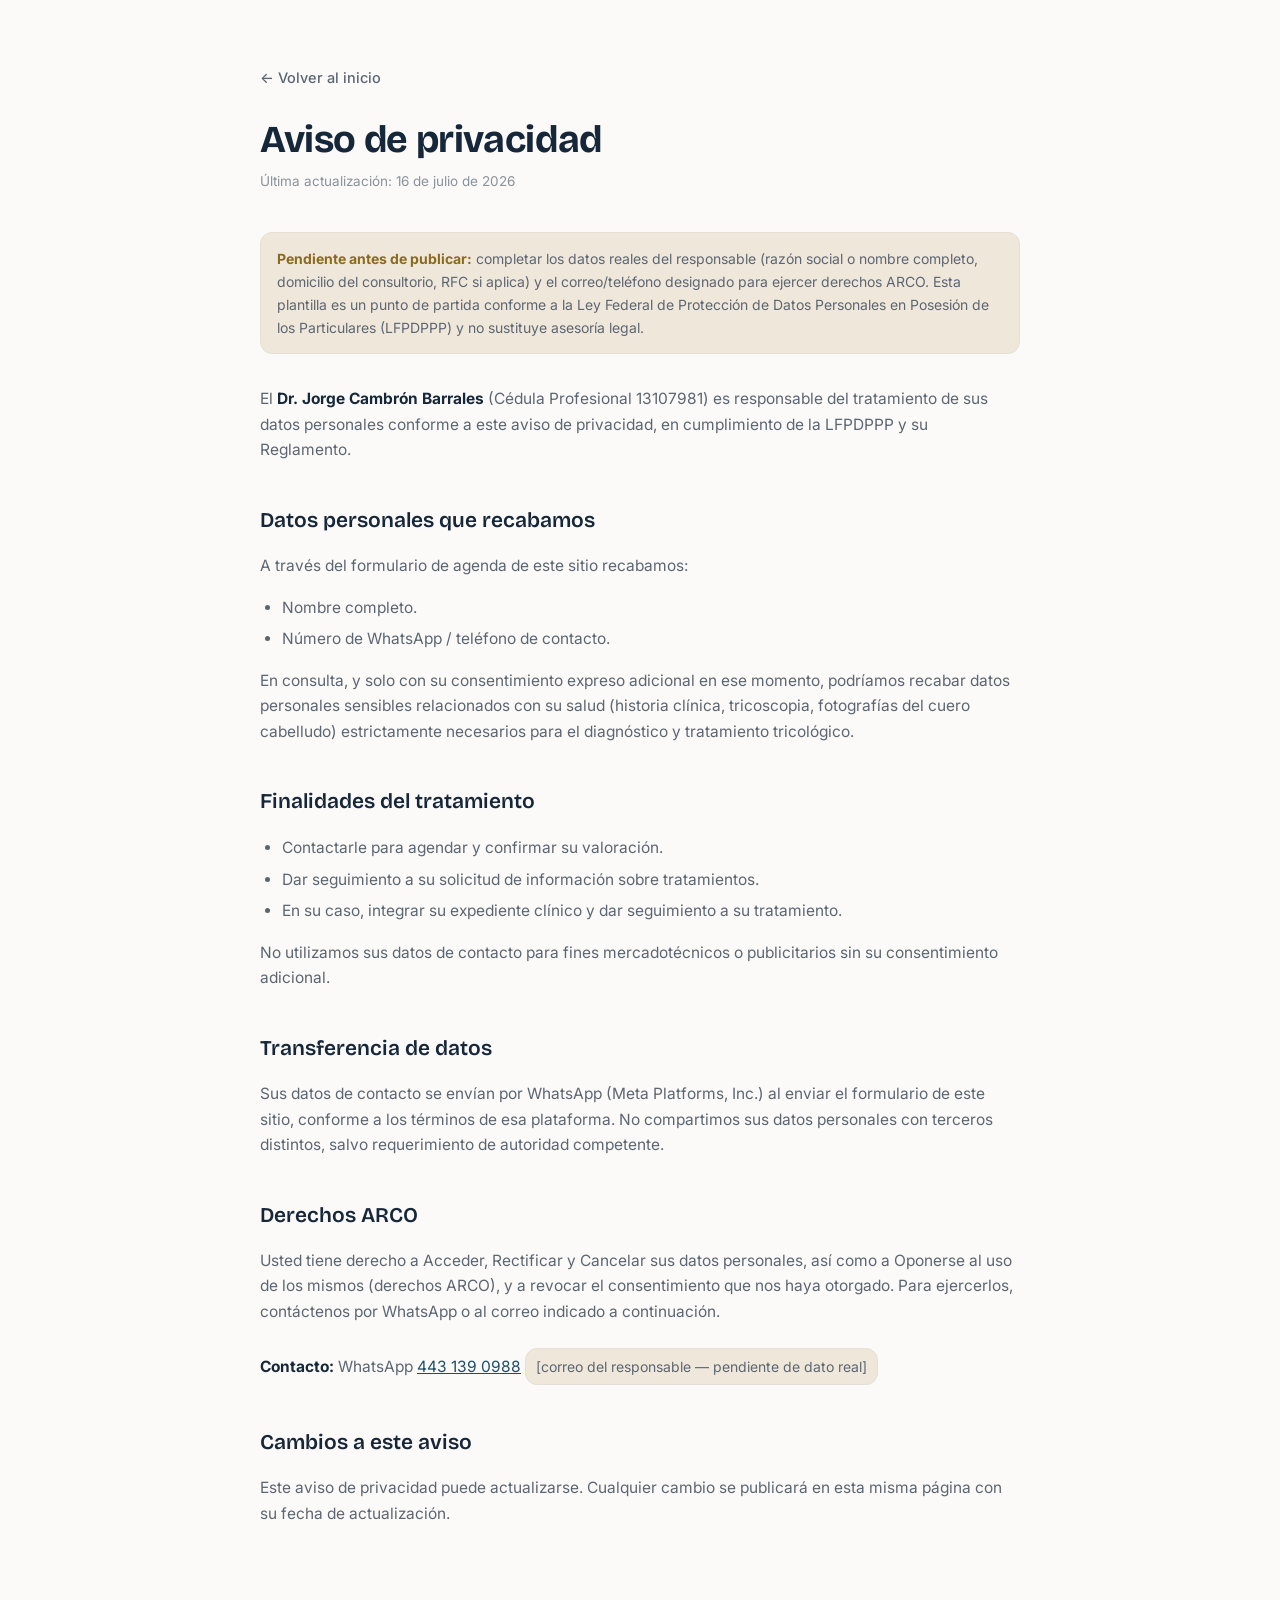
<file: aviso-de-privacidad.html>
<!DOCTYPE html>
<html lang="es-MX">
  <head>
    <meta charset="UTF-8" />
    <meta name="viewport" content="width=device-width, initial-scale=1" />
    <meta name="robots" content="noindex" />
    <title>Aviso de privacidad | Dr. Jorge Cambrón</title>
    <link rel="icon" href="favicon.ico?v=2" sizes="48x48" />
    <link rel="icon" type="image/png" sizes="32x32" href="assets/logo/favicon-32.png?v=2" />
    <link rel="icon" type="image/png" sizes="512x512" href="assets/logo/favicon.png?v=2" />
    <link rel="apple-touch-icon" sizes="180x180" href="assets/logo/apple-touch-icon.png?v=2" />
    <link rel="preconnect" href="https://fonts.googleapis.com" />
    <link rel="preconnect" href="https://fonts.gstatic.com" crossorigin />
    <link
      href="https://fonts.googleapis.com/css2?family=Bricolage+Grotesque:opsz,wght@12..96,400;12..96,600;12..96,700&family=Inter:wght@400;500;600&display=swap"
      rel="stylesheet"
    />
    <link rel="stylesheet" href="assets/css/tokens.css" />
    <style>
      body { margin: 0; background: var(--cream); color: var(--ink); font-family: var(--font-text); line-height: 1.65; }
      .legal-wrap { max-width: 760px; margin: 0 auto; padding: clamp(32px, 6vw, 64px) clamp(20px, 4vw, 40px) 96px; }
      .legal-back { display: inline-flex; align-items: center; gap: 6px; font-size: 14.5px; font-weight: 500; color: var(--ink-soft); text-decoration: none; margin-bottom: 28px; }
      .legal-back:hover { color: var(--navy); }
      h1 { font-family: var(--font-display); font-weight: 700; font-size: clamp(28px, 4vw, 38px); line-height: 1.15; letter-spacing: -0.01em; color: var(--ink); margin: 0 0 8px; }
      .legal-updated { font-size: 13.5px; color: var(--ink-mute); margin: 0 0 40px; }
      h2 { font-family: var(--font-display); font-weight: 600; font-size: 21px; color: var(--ink); margin: 40px 0 12px; }
      p, li { font-size: 15.5px; color: var(--ink-soft); }
      ul { padding-left: 22px; }
      li { margin-bottom: 6px; }
      strong { color: var(--ink); }
      .legal-todo { background: var(--sand); border: 1.5px solid var(--line); border-radius: var(--radius-md); padding: 14px 16px; font-size: 14px; color: var(--ink-soft); margin: 0 0 32px; }
      .legal-todo strong { color: var(--gold-deep); }
      a { color: var(--navy); }
    </style>
  </head>
  <body>
    <div class="legal-wrap">
      <a class="legal-back" href="index.html">← Volver al inicio</a>
      <h1>Aviso de privacidad</h1>
      <p class="legal-updated">Última actualización: 16 de julio de 2026</p>

      <div class="legal-todo">
        <strong>Pendiente antes de publicar:</strong> completar los datos reales del responsable (razón social o nombre completo, domicilio del consultorio, RFC si aplica) y el correo/teléfono designado para ejercer derechos ARCO. Esta plantilla es un punto de partida conforme a la Ley Federal de Protección de Datos Personales en Posesión de los Particulares (LFPDPPP) y no sustituye asesoría legal.
      </div>

      <p>
        El <strong>Dr. Jorge Cambrón Barrales</strong> (Cédula Profesional 13107981) es responsable del tratamiento de sus datos personales conforme a este aviso de privacidad, en cumplimiento de la LFPDPPP y su Reglamento.
      </p>

      <h2>Datos personales que recabamos</h2>
      <p>A través del formulario de agenda de este sitio recabamos:</p>
      <ul>
        <li>Nombre completo.</li>
        <li>Número de WhatsApp / teléfono de contacto.</li>
      </ul>
      <p>
        En consulta, y solo con su consentimiento expreso adicional en ese momento, podríamos recabar datos personales sensibles relacionados con su salud (historia clínica, tricoscopia, fotografías del cuero cabelludo) estrictamente necesarios para el diagnóstico y tratamiento tricológico.
      </p>

      <h2>Finalidades del tratamiento</h2>
      <ul>
        <li>Contactarle para agendar y confirmar su valoración.</li>
        <li>Dar seguimiento a su solicitud de información sobre tratamientos.</li>
        <li>En su caso, integrar su expediente clínico y dar seguimiento a su tratamiento.</li>
      </ul>
      <p>No utilizamos sus datos de contacto para fines mercadotécnicos o publicitarios sin su consentimiento adicional.</p>

      <h2>Transferencia de datos</h2>
      <p>
        Sus datos de contacto se envían por WhatsApp (Meta Platforms, Inc.) al enviar el formulario de este sitio, conforme a los términos de esa plataforma. No compartimos sus datos personales con terceros distintos, salvo requerimiento de autoridad competente.
      </p>

      <h2>Derechos ARCO</h2>
      <p>
        Usted tiene derecho a Acceder, Rectificar y Cancelar sus datos personales, así como a Oponerse al uso de los mismos (derechos ARCO), y a revocar el consentimiento que nos haya otorgado. Para ejercerlos, contáctenos por WhatsApp o al correo indicado a continuación.
      </p>
      <p><strong>Contacto:</strong> WhatsApp <a href="https://wa.me/524431390988">443 139 0988</a> <span class="legal-todo" style="display:inline-block; margin:8px 0 0; padding:6px 10px;">[correo del responsable — pendiente de dato real]</span></p>

      <h2>Cambios a este aviso</h2>
      <p>
        Este aviso de privacidad puede actualizarse. Cualquier cambio se publicará en esta misma página con su fecha de actualización.
      </p>
    </div>
  </body>
</html>
</file>
<file: assets/css/tokens.css>
/* =========================================================
   TOKENS — Tricología Cambrón Design System
   Fuente: claude.ai/design · proyecto "Tricología Cambrón — Design System"
   (tokens/colors.css + typography.css + radius.css + shadows.css + motion.css)
   ========================================================= */

/* =========================================================
   COLOR — Marino (navy) + Dorado (gold) sobre neutros cálidos.
   Cálida, elegante y médica. Sin verde, sin terracota.
   Un único color de ACCIÓN (marino); el dorado se dosifica y
   NUNCA rellena botones. Contrastes verificados WCAG AA.
   ========================================================= */
:root {
  /* ---------- Brand: marino (único color de acción) ---------- */
  --navy:        #1F4E6B;  /* principal · CTA · enlaces · estructura (blanco encima 8.9:1) */
  --navy-hover:  #184056;  /* hover del botón primario · texto sobre tintes */
  --navy-deep:   #17273A;  /* pressed · titulares de alto énfasis */
  --navy-tint:   #E5EDF2;  /* rellenos suaves · chips · estados activos */
  --navy-tint-2: #CFDDE7;  /* tinte más fuerte · bordes sobre tinte */

  /* ---------- Accent: dorado — SOLO acento, nunca en botones ---------- */
  --gold:      #C89331;  /* subrayados · íconos · líneas · detalles sobre marino */
  --gold-deep: #8A6A1F;  /* dorado COMO TEXTO sobre fondo claro (5.0:1 sobre blanco) */
  --gold-tint: #F5EBD3;  /* fondo de chips/badges dorados */

  /* ---------- Neutros cálidos ---------- */
  --cream:       #FBFAF8;  /* fondo de página (off-white cálido) */
  --paper:       #FFFFFF;  /* tarjetas limpias — aportan la sensación clínica */
  --sand:        #F0E7DB;  /* superficie alterna cálida */
  --sand-2:      #E7DAC8;  /* arena más fuerte · hover sobre arena */
  --line:        #E6DFD4;  /* bordes · divisores */
  --line-strong: #D8CDBB;  /* divisores más fuertes */

  /* ---------- Ink (texto) ---------- */
  --ink:      #17273A;  /* texto principal (14.5:1 sobre papel) */
  --ink-soft: #5C6672;  /* texto secundario (5.6:1 sobre papel) */
  --ink-mute: #8A929B;  /* terciario · placeholder · disabled (grande/UI) */

  /* ---------- Semánticos ---------- */
  --success:      #2A5E86;
  --success-tint: #E3EBF2;
  --warning:      #B7791F;
  --warning-tint: #F7ECD6;
  --danger:       #B0402E;
  --danger-tint:  #F7E4DF;

  /* ---------- Aliases semánticos ---------- */
  --bg-page:            var(--cream);
  --surface:            var(--paper);
  --surface-alt:        var(--sand);
  --surface-brand-soft: var(--navy-tint);

  --text-primary:   var(--ink);
  --text-secondary: var(--ink-soft);
  --text-muted:     var(--ink-mute);
  --text-on-brand:  #FFFFFF;
  --text-brand:     var(--navy);

  --border:        var(--line);
  --border-strong: var(--line-strong);

  --brand:         var(--navy);
  --brand-hover:   var(--navy-hover);
  --brand-active:  var(--navy-deep);

  --accent:      var(--gold);
  --accent-ink:  var(--gold-deep);
  --accent-tint: var(--gold-tint);

  --link:       var(--navy);
  --link-hover: var(--navy-hover);

  --focus-ring: rgba(31, 78, 107, 0.32);
}

/* =========================================================
   TYPOGRAPHY — Display: Bricolage Grotesque · Text/UI/Data: Inter
   Escala fluida (móvil -> escritorio) vía clamp().
   ========================================================= */
:root {
  --font-display: "Bricolage Grotesque", "Segoe UI", system-ui, sans-serif;
  --font-text:    "Inter", system-ui, -apple-system, "Segoe UI", sans-serif;
  --font-data:    "Inter", system-ui, sans-serif;

  --fw-regular: 400;
  --fw-medium: 500;
  --fw-semibold: 600;
  --fw-bold: 700;
  --fw-display: 800;

  --fs-hero:    clamp(2.75rem, 1.55rem + 5vw, 4.5rem);
  --fs-h1:      clamp(2.15rem, 1.55rem + 2.6vw, 3.25rem);
  --fs-h2:      clamp(1.7rem, 1.35rem + 1.6vw, 2.35rem);
  --fs-h3:      clamp(1.35rem, 1.2rem + 0.7vw, 1.625rem);
  --fs-h4:      1.25rem;
  --fs-body-lg: 1.125rem;
  --fs-body:    1rem;
  --fs-sm:      0.875rem;
  --fs-caption: 0.8125rem;

  --lh-tight:   1.08;
  --lh-heading: 1.18;
  --lh-snug:    1.3;
  --lh-body:    1.6;

  --ls-display: -0.02em;
  --ls-tight:   -0.01em;
  --ls-normal:  0;
  --ls-eyebrow: 0.14em;
}

/* =========================================================
   RADIUS — esquinas suaves y orgánicas.
   ========================================================= */
:root {
  --radius-sm:   8px;
  --radius-md:   12px;
  --radius-lg:   16px;
  --radius-xl:   24px;
  --radius-pill: 999px;
}

/* =========================================================
   SHADOWS — sutiles y funcionales (base marino-ink, nunca negro duro).
   ========================================================= */
:root {
  --shadow-xs: 0 1px 2px rgba(23, 39, 58, 0.06);
  --shadow-sm: 0 1px 3px rgba(23, 39, 58, 0.08), 0 1px 2px rgba(23, 39, 58, 0.04);
  --shadow-md: 0 6px 16px rgba(23, 39, 58, 0.09), 0 2px 4px rgba(23, 39, 58, 0.05);
  --shadow-lg: 0 16px 40px rgba(23, 39, 58, 0.14), 0 4px 10px rgba(23, 39, 58, 0.06);
  --shadow-focus: 0 0 0 3px var(--focus-ring);
}

/* =========================================================
   MOTION — calmado y cálido. Fades y eases suaves; sin rebotes duros.
   ========================================================= */
:root {
  --dur-fast: 140ms;
  --dur-base: 240ms;
  --dur-slow: 420ms;

  --ease-out:    cubic-bezier(0.22, 1, 0.36, 1);
  --ease-in-out: cubic-bezier(0.65, 0, 0.35, 1);
  --ease-soft:   cubic-bezier(0.34, 1.2, 0.64, 1);
}
</file>
<file: assets/css/landing.css>
/* =========================================================
   LANDING — implementación de templates/landing/Landing.dc.html
   del proyecto "Tricología Cambrón — Design System".
   Componentes (tc-*) portados 1:1 del design system;
   clases lp-* traducen los estilos de layout del template.
   ========================================================= */

/* ---------- Base ---------- */
* { box-sizing: border-box; }

body {
  margin: 0;
  background: var(--cream);
  color: var(--ink);
  font-family: var(--font-text);
  font-size: var(--fs-body);
  line-height: var(--lh-body);
  font-weight: var(--fw-regular);
}

a { color: var(--navy); }
a:hover { color: var(--navy-hover); }

.lp-icon { display: inline-block; flex-shrink: 0; vertical-align: middle; }

@keyframes lpFade {
  from { opacity: 0; transform: translateY(16px); }
  to   { opacity: 1; transform: none; }
}

.lp-fade   { animation: lpFade .8s cubic-bezier(.2,.7,.2,1) both; }
.lp-fade--1 { animation-delay: .1s; }
.lp-fade--2 { animation-delay: .2s; }
.lp-fade--3 { animation-delay: .3s; }
.lp-fade--4 { animation-delay: .4s; }

@media (prefers-reduced-motion: reduce) {
  .lp-fade { animation: none; }
}

/* =========================================================
   COMPONENTES DEL DESIGN SYSTEM
   ========================================================= */

/* ---------- Button (components/actions/Button.jsx) ---------- */
.tc-btn{
  --_bg: var(--navy); --_fg:#fff; --_bd: transparent;
  display:inline-flex; align-items:center; justify-content:center; gap:8px;
  font-family:var(--font-text); font-weight:600; line-height:1; letter-spacing:-0.005em;
  border:1.5px solid var(--_bd); background:var(--_bg); color:var(--_fg);
  border-radius:var(--radius-md); cursor:pointer; text-decoration:none;
  white-space:nowrap; user-select:none; -webkit-tap-highlight-color:transparent;
  transition:background var(--dur-fast) var(--ease-out), border-color var(--dur-fast) var(--ease-out),
             color var(--dur-fast) var(--ease-out), transform var(--dur-fast) var(--ease-out),
             box-shadow var(--dur-fast) var(--ease-out);
}
.tc-btn:focus-visible{ outline:none; box-shadow:var(--shadow-focus); }
.tc-btn:active:not([disabled]):not([aria-disabled="true"]){ transform:translateY(1px); }
.tc-btn[disabled], .tc-btn[aria-disabled="true"]{ cursor:not-allowed; opacity:.5; }
.tc-btn--sm{ font-size:var(--fs-sm); padding:9px 15px; min-height:38px; }
.tc-btn--md{ font-size:var(--fs-body); padding:13px 22px; min-height:48px; }
.tc-btn--lg{ font-size:var(--fs-body-lg); padding:16px 28px; min-height:56px; }
.tc-btn--block{ width:100%; }
.tc-btn--primary{ --_bg:var(--navy); --_fg:#fff; }
.tc-btn--primary:hover:not([disabled]):not([aria-disabled="true"]){ --_bg:var(--navy-hover); color:#fff; }
.tc-btn--primary:active:not([disabled]):not([aria-disabled="true"]){ --_bg:var(--navy-deep); }
.tc-btn--secondary{ --_bg:var(--paper); --_fg:var(--navy-hover); --_bd:var(--line-strong); }
.tc-btn--secondary:hover:not([disabled]):not([aria-disabled="true"]){ --_bg:var(--sand); --_bd:var(--navy); color:var(--navy-hover); }
.tc-btn--soft{ --_bg:var(--navy-tint); --_fg:var(--navy-hover); }
.tc-btn--soft:hover:not([disabled]):not([aria-disabled="true"]){ --_bg:var(--navy-tint-2); color:var(--navy-hover); }
.tc-btn--ghost{ --_bg:transparent; --_fg:var(--navy-hover); }
.tc-btn--ghost:hover:not([disabled]):not([aria-disabled="true"]){ --_bg:var(--navy-tint); color:var(--navy-hover); }
.tc-btn__ic{ display:inline-flex; align-items:center; }

/* ---------- Chip (components/data/Chip.jsx) ---------- */
.tc-chip{ display:inline-flex; align-items:center; gap:8px; font-family:var(--font-text); font-weight:600; font-size:var(--fs-sm); line-height:1; padding:9px 14px; border-radius:var(--radius-pill); background:var(--navy-tint); color:var(--navy-hover); border:1.5px solid transparent; }

/* ---------- Callout (components/feedback/Callout.jsx) ---------- */
.tc-callout{ display:flex; gap:12px; border-radius:var(--radius-md); padding:15px 17px; font-family:var(--font-text); border:1.5px solid transparent; }
.tc-callout__ic{ flex:0 0 auto; margin-top:1px; }
.tc-callout__body{ flex:1; min-width:0; }
.tc-callout__title{ font-weight:600; color:var(--ink); margin:0 0 3px; font-size:var(--fs-body); line-height:1.35; }
.tc-callout__text{ font-size:var(--fs-sm); color:var(--ink-soft); line-height:1.5; }
.tc-callout--info{ background:var(--navy-tint); }
.tc-callout--info .tc-callout__ic{ color:var(--navy-hover); }
.tc-callout--privacy{ background:var(--sand); border-color:var(--line); }
.tc-callout--privacy .tc-callout__ic{ color:var(--navy-hover); }

/* ---------- Testimonial (components/social/Testimonial.jsx) ---------- */
.tc-quote{ background:var(--paper); border:1.5px solid var(--line); border-radius:var(--radius-lg); padding:26px 28px; font-family:var(--font-text); margin:0; }
.tc-quote__mark{ font-family:var(--font-display); font-weight:700; font-size:2.4rem; line-height:.6; color:var(--navy-tint-2); height:20px; }
.tc-quote__stars{ display:inline-flex; gap:2px; margin:8px 0 12px; }
.tc-quote__text{ font-size:var(--fs-body-lg); line-height:1.55; color:var(--ink); margin:0 0 20px; text-wrap:pretty; }
.tc-quote__foot{ display:flex; align-items:center; gap:12px; }
.tc-quote__avatar{ width:46px; height:46px; border-radius:50%; object-fit:cover; background:var(--navy-tint); color:var(--navy-hover); display:grid; place-items:center; font-weight:600; font-size:var(--fs-body); flex:0 0 auto; }
.tc-quote__who{ display:flex; flex-direction:column; gap:1px; min-width:0; }
.tc-quote__name{ display:flex; align-items:center; gap:6px; font-weight:600; color:var(--ink); }
.tc-quote__verified{ display:inline-flex; color:var(--navy); }
.tc-quote__detail{ font-size:var(--fs-sm); color:var(--ink-soft); }

/* ---------- BeforeAfter (components/social/BeforeAfter.jsx) ---------- */
.tc-ba{ font-family:var(--font-text); }
.tc-ba__pair{ display:grid; grid-template-columns:1fr 1fr; gap:10px; }
.tc-ba__cell{ position:relative; border-radius:var(--radius-md); overflow:hidden; background:var(--sand); aspect-ratio:3 / 4; }
.tc-ba__img{ width:100%; height:100%; object-fit:cover; display:block; }
.tc-ba__ph{ width:100%; height:100%; display:flex; flex-direction:column; align-items:center; justify-content:center; gap:8px; color:var(--ink-mute); text-align:center; padding:16px; }
.tc-ba__ph small{ font-size:var(--fs-caption); line-height:1.4; max-width:20ch; }
.tc-ba__tag{ position:absolute; top:10px; left:10px; background:rgba(23,39,58,.72); color:#fff; font-size:var(--fs-caption); font-weight:600; letter-spacing:.04em; padding:5px 11px; border-radius:var(--radius-pill); -webkit-backdrop-filter:blur(4px); backdrop-filter:blur(4px); }
.tc-ba__cap{ margin-top:14px; font-size:var(--fs-sm); color:var(--ink-soft); display:flex; align-items:center; gap:8px; justify-content:center; text-align:center; }

/* ---------- Campos de formulario (components/forms/fieldStyles.js) ---------- */
.tc-field{ display:block; }
.tc-field__label{ display:flex; align-items:center; gap:6px; font-family:var(--font-text); font-weight:600; font-size:var(--fs-sm); color:var(--ink); margin-bottom:6px; }
.tc-field__req{ color:var(--accent); }
.tc-field__opt{ color:var(--ink-mute); font-weight:400; }
.tc-field__wrap{ position:relative; display:flex; align-items:center; }
.tc-field__control{
  width:100%; font-family:var(--font-text); font-size:var(--fs-body); color:var(--ink);
  background:var(--paper); border:1.5px solid var(--line-strong); border-radius:var(--radius-md);
  padding:13px 14px; min-height:48px; line-height:1.4;
  transition:border-color var(--dur-fast) var(--ease-out), box-shadow var(--dur-fast) var(--ease-out), background var(--dur-fast) var(--ease-out);
  -webkit-appearance:none; appearance:none;
}
.tc-field__control::placeholder{ color:var(--ink-soft); }
.tc-field__control:hover:not(:disabled):not(:focus){ border-color:var(--navy); }
.tc-field__control:focus{ outline:none; border-color:var(--navy); box-shadow:var(--shadow-focus); }
.tc-field__control:disabled{ background:var(--sand); color:var(--ink-mute); cursor:not-allowed; }
.tc-field__msg{ font-family:var(--font-text); font-size:var(--fs-caption); margin-top:6px; line-height:1.4; }
.tc-field__msg--help{ color:var(--ink-soft); }
.tc-field__msg--err{ color:var(--danger); display:flex; align-items:center; gap:5px; }

/* ---------- Checkbox (components/forms/Checkbox.jsx) ---------- */
.tc-check{ display:flex; align-items:flex-start; gap:10px; cursor:pointer; position:relative; font-family:var(--font-text); }
.tc-check__input{ position:absolute; opacity:0; width:1px; height:1px; margin:0; }
.tc-check__box{
  flex:0 0 auto; width:22px; height:22px; border:1.5px solid var(--line-strong);
  border-radius:6px; background:var(--paper); display:grid; place-items:center; color:#fff; margin-top:1px;
  transition:background var(--dur-fast) var(--ease-out), border-color var(--dur-fast) var(--ease-out), box-shadow var(--dur-fast) var(--ease-out);
}
.tc-check__box > svg{ opacity:0; transform:scale(.6); transition:opacity var(--dur-fast) var(--ease-out), transform var(--dur-fast) var(--ease-out); }
.tc-check:hover .tc-check__input:not(:disabled):not(:checked) + .tc-check__box{ border-color:var(--navy); }
.tc-check__input:checked + .tc-check__box{ background:var(--navy); border-color:var(--navy); }
.tc-check__input:checked + .tc-check__box > svg{ opacity:1; transform:scale(1); }
.tc-check__input:focus-visible + .tc-check__box{ box-shadow:var(--shadow-focus); }
.tc-check__text{ display:flex; flex-direction:column; gap:2px; }
.tc-check__label{ font-size:var(--fs-body); color:var(--ink); line-height:1.4; }
.tc-check__desc{ font-size:var(--fs-sm); color:var(--ink-soft); line-height:1.4; }

/* =========================================================
   LAYOUT DEL TEMPLATE (Landing.dc.html)
   ========================================================= */

/* ---------- Hero wrapper (canvas + header + hero) ---------- */
.lp-hero-wrap{
  position:relative; overflow:hidden; min-height:100vh; min-height:100svh;
  display:flex; flex-direction:column; color:var(--ink);
  background:radial-gradient(52% 44% at 80% 0%, var(--navy-tint) 0%, rgba(229,237,242,0) 66%), var(--cream);
}
.lp-hero-canvas{ position:absolute; inset:0; width:100%; height:100%; display:block; z-index:0; }

/* ---------- Header ---------- */
.lp-header{
  position:relative; z-index:1; max-width:1200px; width:100%; margin:0 auto;
  padding:26px clamp(20px,4vw,40px);
  display:flex; align-items:center; justify-content:space-between; gap:24px; flex-wrap:wrap;
}
.lp-brand{ display:flex; align-items:center; gap:12px; text-decoration:none; }
.lp-brand svg{ flex:none; }
.lp-brand-text{ display:flex; flex-direction:column; gap:2px; }
.lp-brand-name{ font-family:var(--font-display); font-weight:700; font-size:19px; letter-spacing:-0.01em; color:var(--ink); }
.lp-brand-sub{ font-family:var(--font-text); font-size:9.5px; letter-spacing:2px; color:var(--ink-soft); }
.lp-nav{ display:flex; align-items:center; gap:clamp(16px,2.6vw,32px); }
.lp-nav-link{ font-family:var(--font-text); font-size:14.5px; font-weight:500; color:var(--ink-soft); text-decoration:none; }
.lp-nav-link:hover{ color:var(--navy); }

/* ---------- Hero ---------- */
.lp-hero{
  position:relative; z-index:1; flex:1; display:flex; align-items:center;
  max-width:1200px; width:100%; margin:0 auto;
  padding:clamp(40px,7vh,84px) clamp(20px,4vw,40px) clamp(56px,9vh,110px);
}
.lp-hero-inner{ max-width:680px; display:flex; flex-direction:column; gap:26px; }
.lp-eyebrow{ display:flex; align-items:center; gap:12px; }
.lp-eyebrow-dash{ width:28px; height:3px; border-radius:999px; background:var(--gold); display:block; }
.lp-eyebrow-text{ font-family:var(--font-text); font-size:12px; font-weight:600; letter-spacing:2.2px; color:var(--navy); }
.lp-hero-title{
  margin:0; font-family:var(--font-display); font-weight:700;
  font-size:clamp(44px,6.2vw,78px); line-height:1.05; letter-spacing:-0.02em; color:var(--ink);
}
.lp-hero-title .lp-hl{ font-style:italic; color:var(--gold-deep); box-shadow:inset 0 -0.26em var(--gold-tint); }
.lp-hero-sub{
  margin:0; font-family:var(--font-text); font-size:clamp(16.5px,1.5vw,19px);
  line-height:1.65; color:var(--ink-soft); max-width:50ch; text-wrap:pretty;
}
.lp-hero-actions{ display:flex; align-items:center; gap:14px; flex-wrap:wrap; }
.lp-hero-note{ margin:6px 0 0; font-family:var(--font-text); font-size:14px; color:var(--ink-soft); }

/* ---------- Secciones ---------- */
.lp-section{ max-width:1200px; margin:0 auto; padding:0 clamp(20px,4vw,40px) clamp(56px,9vh,96px); }
.lp-section--metodo{ padding:clamp(56px,9vh,96px) clamp(20px,4vw,40px) 0; }
.lp-section--tratamientos{ padding:clamp(56px,9vh,96px) clamp(20px,4vw,40px); }
.lp-section--faq{ max-width:840px; }

.lp-kicker{ display:flex; align-items:center; gap:12px; margin-bottom:14px; }
.lp-h2{
  margin:0 0 36px; font-family:var(--font-display); font-weight:600;
  font-size:clamp(30px,3.4vw,42px); line-height:1.12; letter-spacing:-0.01em; color:var(--ink);
}
.lp-h2--tight{ margin-bottom:12px; }
.lp-h2--faq{ margin-bottom:28px; }
.lp-intro{ margin:0 0 36px; font-family:var(--font-text); font-size:16.5px; line-height:1.65; color:var(--ink-soft); max-width:60ch; text-wrap:pretty; }

/* Panel arena (método, doctor) y panel marino (agenda) */
.lp-panel{ background:var(--sand); border-radius:28px; padding:clamp(36px,5vw,64px); }
.lp-panel--navy{ background:var(--navy); }
.lp-panel .lp-kicker, .lp-panel .lp-h2{ max-width:none; }

/* ---------- Método: 4 pasos ---------- */
.lp-steps{ display:grid; grid-template-columns:repeat(auto-fit,minmax(min(220px,100%),1fr)); gap:16px; }
.lp-card{
  background:var(--paper); border:1.5px solid var(--line); border-radius:14px;
  padding:24px; display:flex; flex-direction:column; gap:12px;
}
.lp-card-top{ display:flex; align-items:center; justify-content:space-between; }
.lp-card-top .lp-card-ic{ color:var(--navy); }
.lp-card-num{ font-family:var(--font-text); font-variant-numeric:tabular-nums; font-size:13px; font-weight:600; color:var(--gold-deep); }
.lp-card h3{ margin:0; font-family:var(--font-display); font-weight:600; font-size:18px; color:var(--ink); }
.lp-card p{ margin:0; font-family:var(--font-text); font-size:14.5px; line-height:1.6; color:var(--ink-soft); }

/* ---------- Tratamientos: 3 tarjetas ---------- */
.lp-treatments{ display:grid; grid-template-columns:repeat(auto-fit,minmax(min(280px,100%),1fr)); gap:16px; }
.lp-card--treatment{ padding:28px; gap:14px; }
.lp-card--treatment .lp-card-ic{ color:var(--navy); }
.lp-card--treatment h3{ font-size:20px; }
.lp-card--treatment p{ font-size:15px; }

/* ---------- Resultados ---------- */
.lp-ba-grid{ display:grid; grid-template-columns:repeat(auto-fit,minmax(min(300px,100%),1fr)); gap:20px; margin-bottom:20px; }

/* ---------- Doctor ---------- */
.lp-doctor-grid{
  display:grid; grid-template-columns:repeat(auto-fit,minmax(min(300px,100%),1fr));
  gap:clamp(28px,4vw,56px); align-items:center;
}
.lp-doctor-photo-col{ max-width:380px; margin:0 auto; width:100%; }
.lp-doctor-photo{ border-radius:190px 190px 16px 16px; overflow:hidden; aspect-ratio:4/5; position:relative; }
.lp-doctor-photo img{ position:absolute; inset:0; width:100%; height:100%; object-fit:cover; }
.lp-doctor-copy{ display:flex; flex-direction:column; gap:18px; }
.lp-doctor-copy .lp-kicker{ margin-bottom:0; }
.lp-doctor-copy .lp-h2{ margin:0; }
.lp-doctor-copy p{ margin:0; font-family:var(--font-text); font-size:16.5px; line-height:1.65; color:var(--ink-soft); max-width:52ch; text-wrap:pretty; }
.lp-chip-row{ display:flex; gap:10px; flex-wrap:wrap; }
.lp-doctor-copy p.lp-doctor-verify{ margin:4px 0 0; font-size:13.5px; color:var(--ink-soft); }
.lp-doctor-verify a{ color:var(--navy); }

/* ---------- Testimonios ---------- */
.lp-quotes{ display:grid; grid-template-columns:repeat(auto-fit,minmax(min(300px,100%),1fr)); gap:20px; }

/* ---------- FAQ ---------- */
.lp-faq{ border-top:1.5px solid var(--line); padding:18px 4px; }
.lp-faq:last-of-type{ border-bottom:1.5px solid var(--line); }
.lp-faq summary{ font-family:var(--font-text); font-size:16.5px; font-weight:600; color:var(--ink); cursor:pointer; }
.lp-faq p{ margin:12px 0 0; font-family:var(--font-text); font-size:15.5px; line-height:1.65; color:var(--ink-soft); }

/* ---------- Agenda ---------- */
.lp-agenda-grid{
  display:grid; grid-template-columns:repeat(auto-fit,minmax(min(300px,100%),1fr));
  gap:clamp(28px,4vw,56px); align-items:center;
}
.lp-agenda-copy{ display:flex; flex-direction:column; gap:18px; color:#FFFFFF; }
.lp-agenda-copy .lp-kicker{ margin-bottom:0; }
.lp-agenda-copy .lp-eyebrow-text{ color:var(--gold); }
.lp-agenda-copy .lp-h2{ margin:0; color:#FFFFFF; }
.lp-agenda-copy > p{ margin:0; font-family:var(--font-text); font-size:16.5px; line-height:1.65; color:rgba(255,255,255,.82); max-width:46ch; text-wrap:pretty; }
.lp-agenda-facts{ display:flex; flex-direction:column; gap:12px; font-family:var(--font-text); font-size:15px; color:rgba(255,255,255,.9); }
.lp-agenda-fact{ display:flex; align-items:center; gap:10px; }
.lp-form{
  background:var(--paper); border-radius:16px; padding:clamp(24px,3vw,36px);
  display:flex; flex-direction:column; gap:16px;
}
.lp-form-privacy{ font-family:var(--font-text); font-size:13px; color:var(--navy); text-align:center; }

/* ---------- Footer ---------- */
.lp-footer{
  border-top:1.5px solid var(--line); padding:32px clamp(20px,4vw,40px);
  max-width:1200px; margin:0 auto;
  display:flex; align-items:center; justify-content:space-between; gap:20px; flex-wrap:wrap;
}
.lp-footer-brand{ display:flex; align-items:center; gap:10px; }
.lp-footer-brand span{ font-family:var(--font-text); font-size:13.5px; color:var(--ink-soft); }
.lp-footer-links{ display:flex; align-items:center; gap:22px; font-family:var(--font-text); font-size:13.5px; }
.lp-footer-links a{ color:var(--ink-soft); text-decoration:none; }
.lp-footer-links a:hover{ color:var(--navy); }

/* ---------- Doctor: fotos en procedimiento ---------- */
.lp-doctor-gallery{ display:grid; grid-template-columns:1fr 1fr; gap:16px; margin-top:16px; }
.lp-doctor-gallery figure{ margin:0; border-radius:var(--radius-lg); overflow:hidden; aspect-ratio:4/3; background:var(--sand); }
.lp-doctor-gallery img{ width:100%; height:100%; object-fit:cover; display:block; transition:transform .8s var(--ease-out); }
.lp-doctor-gallery figure:hover img{ transform:scale(1.04); }
.lp-doctor-gallery__cap{ grid-column:1 / -1; margin:0; font-family:var(--font-text); font-size:13.5px; color:var(--ink-soft); }
@media (max-width:600px){ .lp-doctor-gallery{ grid-template-columns:1fr; } }

/* ---------- Ubicaciones: consultorio (placeholder) ---------- */
.lp-consultorio{ margin:0 0 20px; border-radius:var(--radius-xl); overflow:hidden; aspect-ratio:21/8; }
.lp-consultorio img{ width:100%; height:100%; object-fit:cover; display:block; }
@media (max-width:760px){ .lp-consultorio{ aspect-ratio:4/3; } }

/* ---------- Viewports muy angostos ----------
   El template original es de lienzo fijo; aquí evitamos el desbordamiento
   horizontal en <400px sin alterar el diseño en pantallas mayores.
   (Al final del archivo para ganar el empate de especificidad con .tc-btn.) */
@media (max-width: 400px) {
  .lp-nav { flex-wrap: wrap; }
  .tc-btn--lg { white-space: normal; text-align: center; }
}

/* =========================================================
   MODO APP (solo móvil ≤768px, activado por JS con body.app-mode):
   las secciones se agrupan en pantallas navegables desde una
   barra inferior tipo app, con transiciones direccionales.
   ========================================================= */
.lp-appnav, .lp-appbar { display: none; }

@media (max-width: 768px) {
  body.app-mode { padding-bottom: calc(64px + env(safe-area-inset-bottom, 0px)); }
  body.app-mode .lp-nav { display: none; }
  body.app-mode .app-screen-hidden { display: none !important; }
  body.app-mode .lp-hero-wrap { min-height: calc(100svh - 64px - env(safe-area-inset-bottom, 0px)); }

  /* espacio superior consistente al mostrar una pantalla interior */
  body.app-mode:not(.app-on-inicio) { padding-top: calc(50px + env(safe-area-inset-top, 0px)); }
  body.app-mode main > section.lp-section { padding-top: 22px; }

  /* ---------- Barra superior (pantallas interiores) ---------- */
  body.app-mode .lp-appbar {
    display: flex; align-items: center; gap: 9px;
    position: fixed; top: 0; left: 0; right: 0; z-index: 60;
    padding: 12px 18px 11px; padding-top: calc(12px + env(safe-area-inset-top, 0px));
    background: rgba(251, 250, 248, .92);
    -webkit-backdrop-filter: blur(12px); backdrop-filter: blur(12px);
    border: 0; border-bottom: 1.5px solid var(--line);
    cursor: pointer; -webkit-tap-highlight-color: transparent;
    transform: translateY(-110%);
    transition: transform var(--dur-base) var(--ease-out);
  }
  body.app-mode .lp-appbar--visible { transform: none; }
  .lp-appbar-name { font-family: var(--font-display); font-weight: 700; font-size: 16px; letter-spacing: -0.01em; color: var(--ink); }

  /* ---------- Barra de navegación inferior ---------- */
  body.app-mode .lp-appnav {
    display: flex; justify-content: space-around; align-items: stretch;
    position: fixed; left: 0; right: 0; bottom: 0; z-index: 60;
    background: rgba(255, 255, 255, .94);
    -webkit-backdrop-filter: blur(12px); backdrop-filter: blur(12px);
    border-top: 1.5px solid var(--line);
    padding: 5px max(8px, env(safe-area-inset-left)) calc(6px + env(safe-area-inset-bottom, 0px)) max(8px, env(safe-area-inset-right));
    animation: lpAppnavUp .5s var(--ease-out) both;
  }
  .lp-appnav-tab {
    appearance: none; background: none; border: 0; cursor: pointer;
    display: flex; flex-direction: column; align-items: center; gap: 3px;
    padding: 8px 10px 4px; position: relative; border-radius: 10px;
    color: var(--ink-mute); font-family: var(--font-text);
    -webkit-tap-highlight-color: transparent;
    transition: color var(--dur-base) var(--ease-out);
  }
  .lp-appnav-tab::before {
    content: ""; position: absolute; top: 0; left: 50%;
    width: 22px; height: 3px; border-radius: 999px; background: var(--gold);
    transform: translateX(-50%) scaleX(0);
    transition: transform var(--dur-base) var(--ease-soft);
  }
  .lp-appnav-tab.active { color: var(--navy); }
  .lp-appnav-tab.active::before { transform: translateX(-50%) scaleX(1); }
  .lp-appnav-tab.active .lp-icon { animation: lpTabPop .32s var(--ease-soft); }
  .lp-appnav-tab img { filter: grayscale(1) opacity(.45); transition: filter var(--dur-base) var(--ease-out); }
  .lp-appnav-tab.active img { filter: none; animation: lpTabPop .32s var(--ease-soft); }
  .lp-appnav-label { font-size: 10.5px; font-weight: 600; letter-spacing: .02em; }

  /* ---------- Transiciones de pantalla ---------- */
  body.app-mode .app-screen-enter { animation: lpScreenIn .38s var(--ease-out) both; }
  body.app-mode .app-screen-enter-back { animation: lpScreenInBack .38s var(--ease-out) both; }
}

@keyframes lpAppnavUp { from { transform: translateY(110%); } to { transform: none; } }
@keyframes lpTabPop { 0% { transform: scale(1); } 50% { transform: scale(1.22); } 100% { transform: scale(1); } }
@keyframes lpScreenIn { from { opacity: 0; transform: translateX(30px); } to { opacity: 1; transform: none; } }
@keyframes lpScreenInBack { from { opacity: 0; transform: translateX(-30px); } to { opacity: 1; transform: none; } }

@media (prefers-reduced-motion: reduce) {
  body.app-mode .lp-appnav { animation: none; }
  body.app-mode .app-screen-enter,
  body.app-mode .app-screen-enter-back { animation: none; }
  .lp-appnav-tab.active .lp-icon,
  .lp-appnav-tab.active img { animation: none; }
  body.app-mode .lp-appbar { transition: none; }
}
</file>
<file: assets/css/metodo.css>
/* =========================================================
   MÉTODO · escena con scroll (design system Tricología Cambrón)
   Fondo beige (arena) con sombras de hojas, visual que cambia por paso
   (cabello → tricoscopia → laboratorio → antes/después) y los
   textos de cada paso entrando en marino y dorado.
   El JS (assets/js/metodo-scroll.js) escribe --p (0–1) y las
   variables de cada capa; sin JS o con "reducir movimiento" se
   muestra como lista estática.
   ========================================================= */
.lp-raiz { position: relative; height: 520vh; background: var(--sand); }
.lp-raiz__stage {
  position: sticky; top: 0; height: 100vh; height: 100svh; overflow: hidden;
  display: grid; grid-template-columns: minmax(0, 1.05fr) minmax(0, .95fr);
  align-items: center; gap: clamp(24px, 4vw, 64px);
  padding: 0 max(clamp(20px, 5vw, 80px), calc((100% - 1440px) / 2));
}
.lp-raiz__bg, .lp-raiz__bg img { position: absolute; inset: 0; width: 100%; height: 100%; }
.lp-raiz__bg { z-index: 0; }
.lp-raiz__bg img { object-fit: cover; transform: scale(1.12) translate3d(var(--bgx, 0), var(--bgy, 0), 0); will-change: transform; }

/* Intro (aparece primero, luego sube y se desvanece) */
.lp-raiz__intro {
  position: absolute; z-index: 2; left: 50%; top: 50%; width: min(760px, 90vw); text-align: center;
  transform: translate(-50%, calc(-50% + var(--intro-y, 0px))); opacity: var(--intro-o, 1);
}
.lp-raiz__intro .lp-kicker { justify-content: center; }
.lp-raiz__title {
  margin: 0 0 18px; font-family: var(--font-display); font-weight: 700; color: var(--ink);
  font-size: clamp(40px, 6vw, 84px); line-height: 1.02; letter-spacing: -0.025em;
}
.lp-raiz__title .lp-hl { font-style: italic; color: var(--gold-deep); box-shadow: inset 0 -0.24em var(--gold-tint); }
.lp-raiz__lead { margin: 0 auto; max-width: 52ch; font-size: clamp(16px, 1.4vw, 19px); line-height: 1.65; color: var(--ink-soft); text-wrap: pretty; }

/* Visual */
.lp-raiz__visual { position: relative; z-index: 1; height: min(72svh, 640px); }
.lp-raiz__v {
  position: absolute; inset: 0; display: grid; place-items: center;
  opacity: var(--o, 0); transform: translate3d(var(--x, 0), var(--y, 0), 0) scale(var(--s, 1)) rotate(var(--r, 0deg));
  will-change: transform, opacity;
}
.lp-raiz__v img { display: block; max-width: 100%; height: auto; }
.lp-raiz__v--1 img { width: min(560px, 92%); filter: drop-shadow(0 30px 40px rgba(23, 39, 58, .18)); }
.lp-raiz__duo { position: relative; width: min(560px, 94%); height: 100%; }
.lp-raiz__device {
  position: absolute; left: 0; top: 50%; width: 66%; border-radius: var(--radius-xl); box-shadow: var(--shadow-lg);
  transform: translate3d(var(--dev-x, 0), calc(-50% + var(--dev-y, 0px)), 0) rotate(var(--dev-r, 0deg));
}
.lp-raiz__duo .lp-raiz__scope { position: absolute; right: 0; top: 50%; width: 58%; transform: translateY(-38%); }
.lp-raiz__scope {
  width: min(520px, 86%); aspect-ratio: 1; border-radius: 50%; overflow: hidden; position: relative;
  clip-path: circle(var(--scope, 0%) at 50% 50%);
  box-shadow: 0 0 0 10px var(--paper), 0 0 0 11px var(--line), var(--shadow-lg);
}
.lp-raiz__scope img { width: 100%; height: 100%; object-fit: cover; transform: scale(var(--scope-z, 1.4)); }
.lp-raiz__v--3 img { width: min(560px, 94%); border-radius: var(--radius-xl); box-shadow: var(--shadow-lg); }
.lp-raiz__ba { position: relative; width: min(420px, 82%); aspect-ratio: 3 / 4; border-radius: var(--radius-xl); overflow: hidden; box-shadow: var(--shadow-lg); background: var(--sand); }
.lp-raiz__ba img { position: absolute; inset: 0; width: 100%; height: 100%; object-fit: cover; }
.lp-raiz__after { clip-path: inset(0 0 0 var(--wipe, 100%)); }
.lp-raiz__ba-line { position: absolute; top: 0; bottom: 0; left: var(--wipe, 100%); width: 3px; margin-left: -1.5px; background: var(--gold); box-shadow: 0 0 0 4px rgba(200, 147, 49, .25); }
.lp-raiz__tag-a { top: auto; bottom: 12px; left: 12px; }
.lp-raiz__tag-b { top: auto; bottom: 12px; left: auto; right: 12px; opacity: var(--tag-b, 0); }

/* Pasos */
.lp-raiz__steps { position: relative; z-index: 2; list-style: none; margin: 0; padding: 0; height: 260px; }
.lp-raiz__step {
  position: absolute; inset: 0; display: flex; flex-direction: column; justify-content: center; gap: 12px;
  opacity: 0; transform: translateY(26px); filter: blur(6px);
  transition: opacity .55s ease, transform .75s cubic-bezier(.22,1,.36,1), filter .55s ease;
}
.lp-raiz__step.is-on { opacity: 1; transform: none; filter: none; }
.lp-raiz__step .lp-card-num { font-size: 15px; letter-spacing: .14em; }
.lp-raiz__step h3 { margin: 0; font-family: var(--font-display); font-weight: 700; color: var(--ink); font-size: clamp(30px, 3.6vw, 52px); line-height: 1.05; letter-spacing: -0.02em; }
.lp-raiz__step p { margin: 0; font-size: clamp(16px, 1.35vw, 19px); line-height: 1.6; color: var(--ink-soft); max-width: 40ch; }

.lp-raiz__dots { position: absolute; z-index: 2; right: clamp(16px, 2.4vw, 36px); top: 50%; transform: translateY(-50%); display: flex; flex-direction: column; gap: 10px; opacity: var(--dots-o, 0); }
.lp-raiz__dots span { width: 6px; height: 22px; border-radius: 6px; background: var(--line-strong); transition: background .3s ease, height .3s ease; }
.lp-raiz__dots span.is-on { background: var(--navy); height: 34px; }

/* Celular: visual arriba, texto abajo */
@media (max-width: 760px) {
  .lp-raiz { height: 480vh; }
  .lp-raiz__stage { grid-template-columns: 1fr; grid-template-rows: minmax(0, 1.15fr) auto; align-content: center; gap: 8px; padding: 24px 20px; }
  .lp-raiz__visual { height: 50svh; }
  .lp-raiz__steps { height: 190px; }
  .lp-raiz__step { justify-content: flex-start; text-align: center; align-items: center; }
  .lp-raiz__dots { right: 50%; top: auto; bottom: 14px; transform: translateX(50%); flex-direction: row; }
  .lp-raiz__dots span { width: 22px; height: 5px; } .lp-raiz__dots span.is-on { width: 34px; height: 5px; }
  body.app-mode .lp-raiz__stage { top: 50px; height: calc(100svh - 114px - env(safe-area-inset-bottom, 0px)); }
  body.app-mode main > section.lp-raiz { padding-top: 0; }
}

/* Sin movimiento: lista estática legible */
.lp-raiz--static { height: auto; }
.lp-raiz--static .lp-raiz__stage { position: relative; height: auto; display: block; padding: clamp(56px, 9vh, 96px) clamp(20px, 4vw, 40px); }
.lp-raiz--static .lp-raiz__intro { position: relative; left: auto; top: auto; transform: none; margin: 0 auto 32px; }
.lp-raiz--static .lp-raiz__visual { display: none; }
.lp-raiz--static .lp-raiz__steps { height: auto; display: grid; grid-template-columns: repeat(auto-fit, minmax(min(220px, 100%), 1fr)); gap: 16px; max-width: 1200px; margin: 0 auto; }
.lp-raiz--static .lp-raiz__step { position: relative; opacity: 1; transform: none; filter: none; background: var(--paper); border: 1.5px solid var(--line); border-radius: 14px; padding: 24px; }
.lp-raiz--static .lp-raiz__step h3 { font-size: 20px; }
.lp-raiz--static .lp-raiz__dots { display: none; }
</file>
